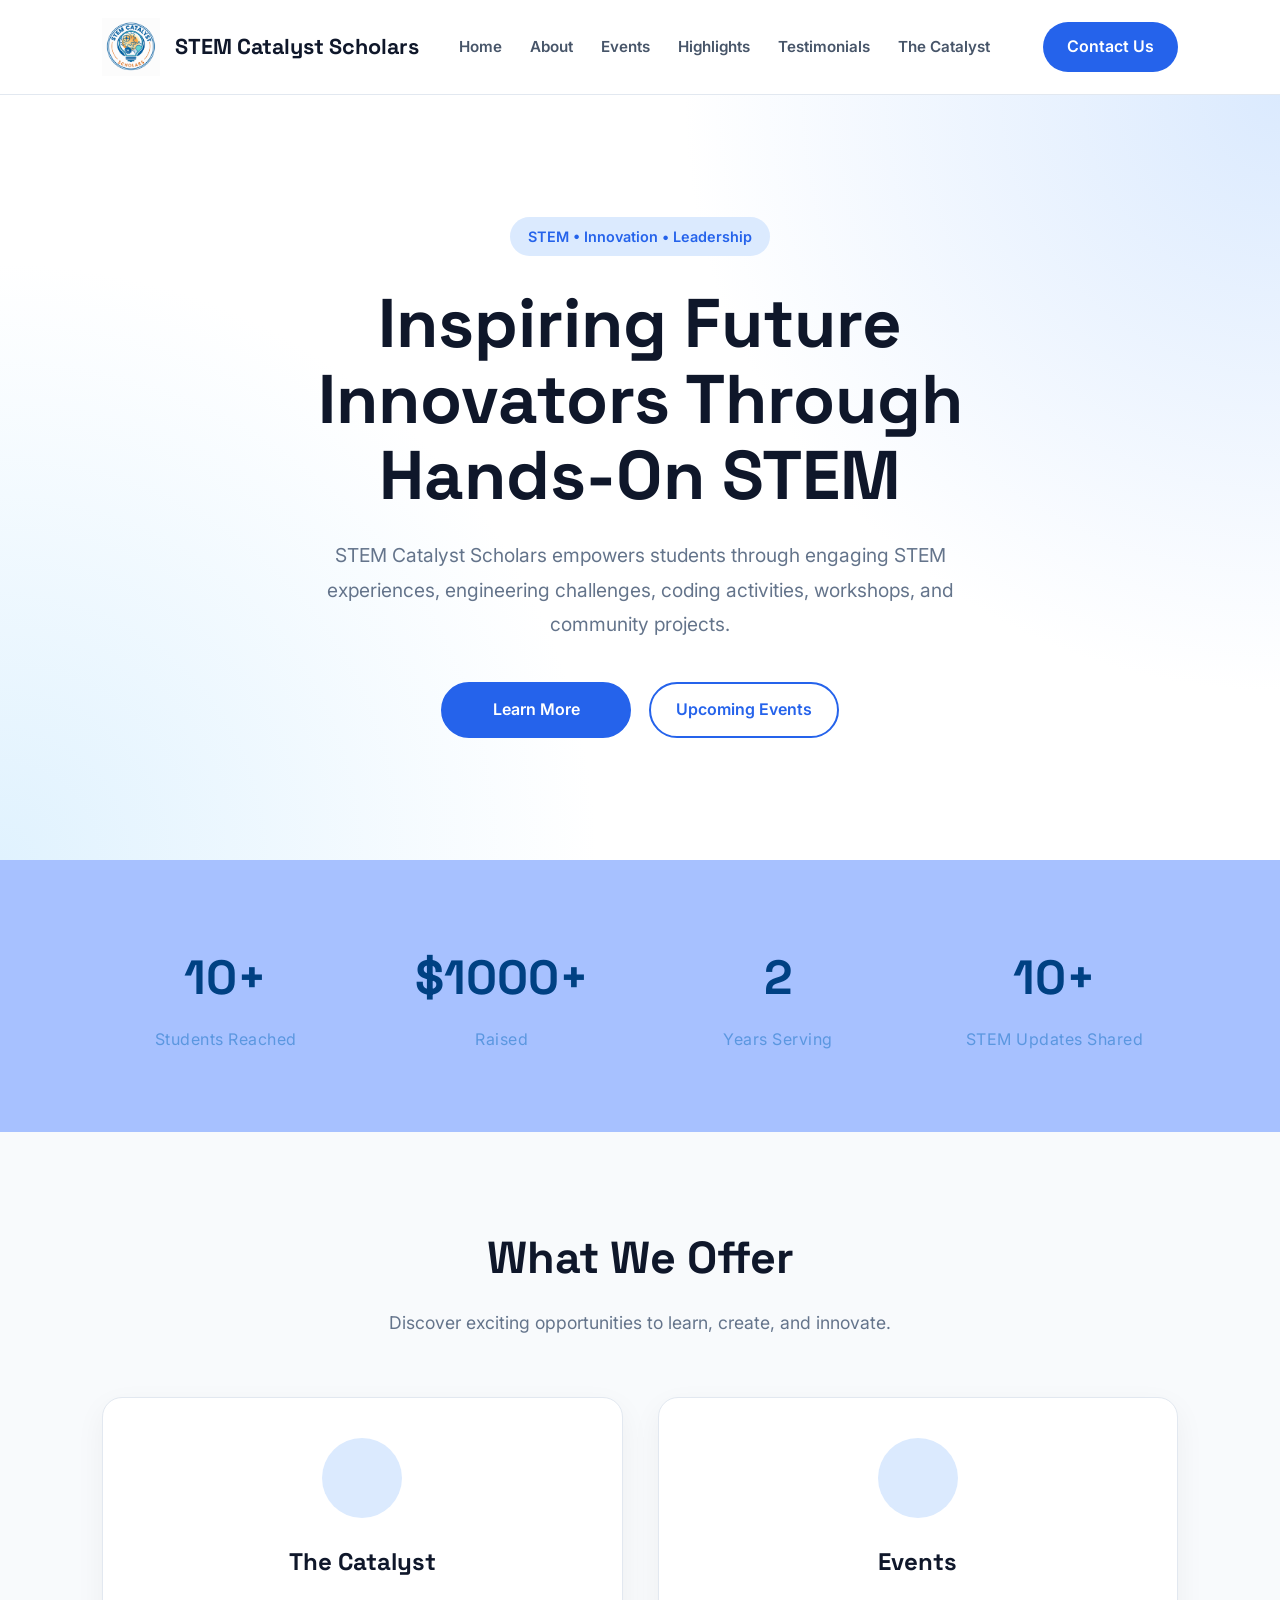
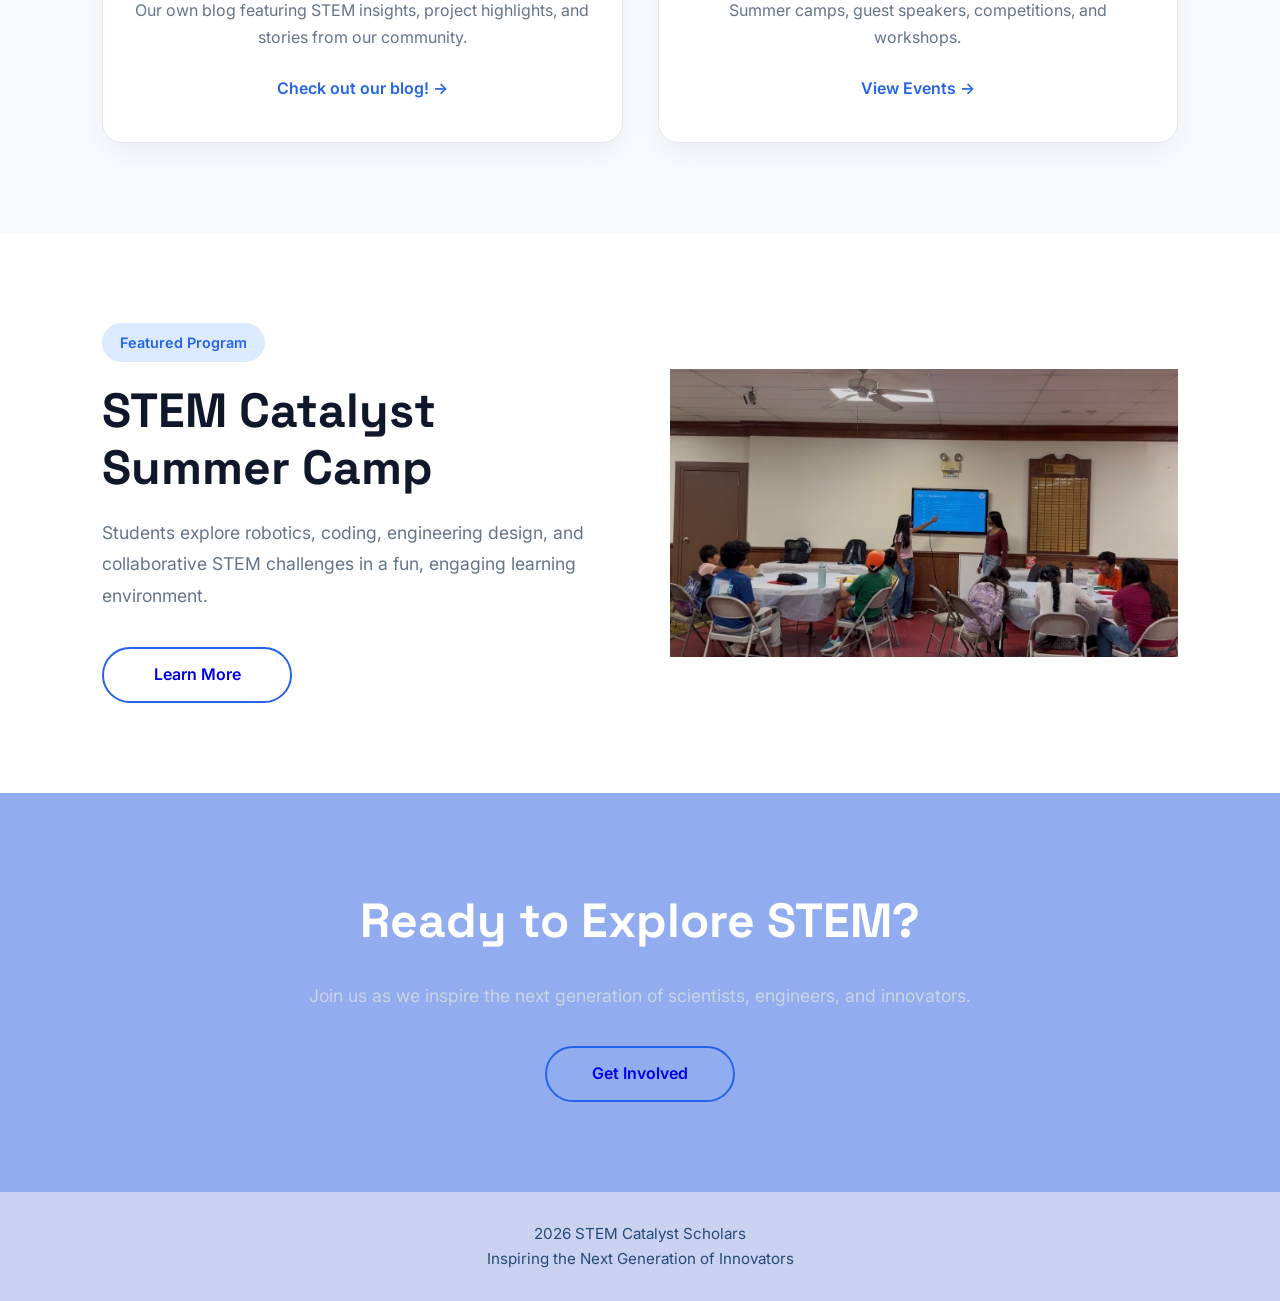
<file: index.html>
<!DOCTYPE html>
<html lang="en">
<head>
    <meta charset="UTF-8">
    <meta name="viewport" content="width=device-width, initial-scale=1.0">
    <meta http-equiv="refresh" content="0; url=stem_catalyst_pages/index.html">
    <title>STEM Catalyst Scholars</title>
</head>
<body>
    <p>
        Redirecting to STEM Catalyst Scholars...
        <a href="stem_catalyst_pages/index.html">Click here if you are not redirected.</a>
    </p>
</body>
</html>
</file>
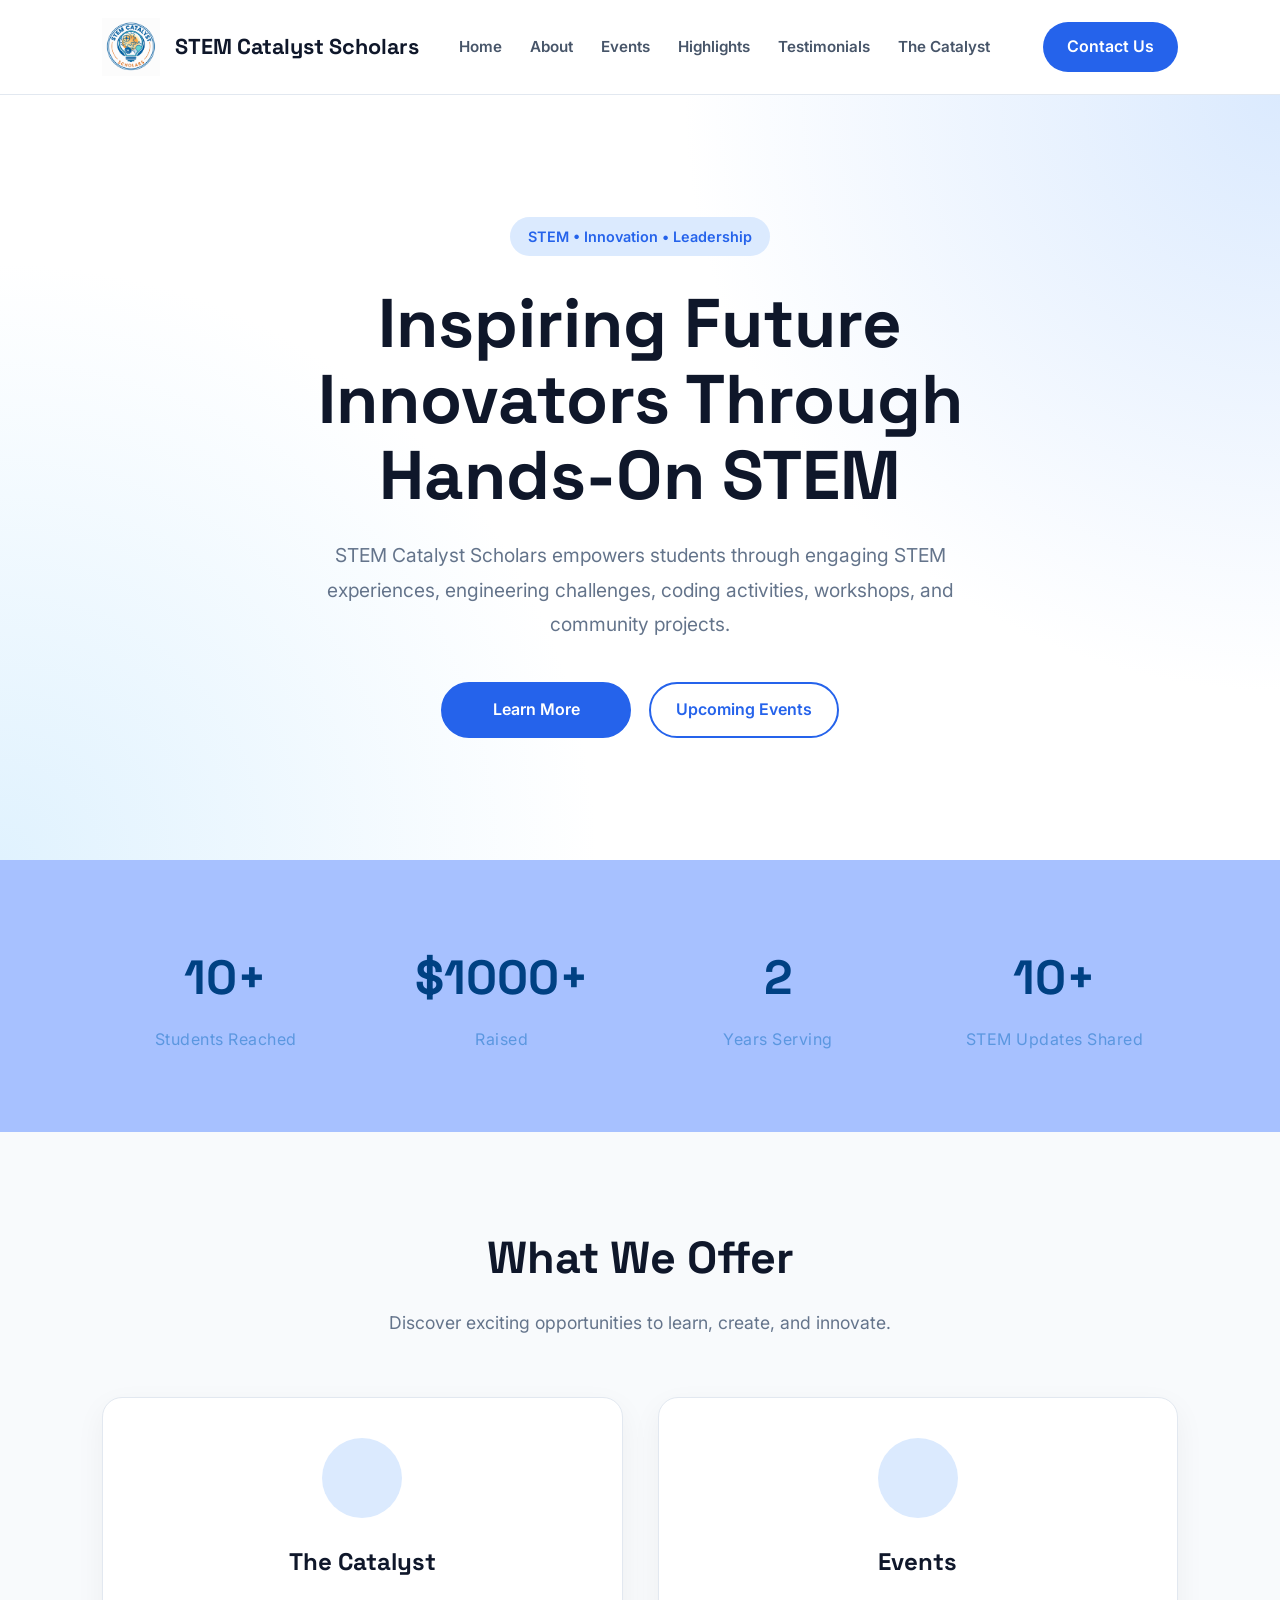
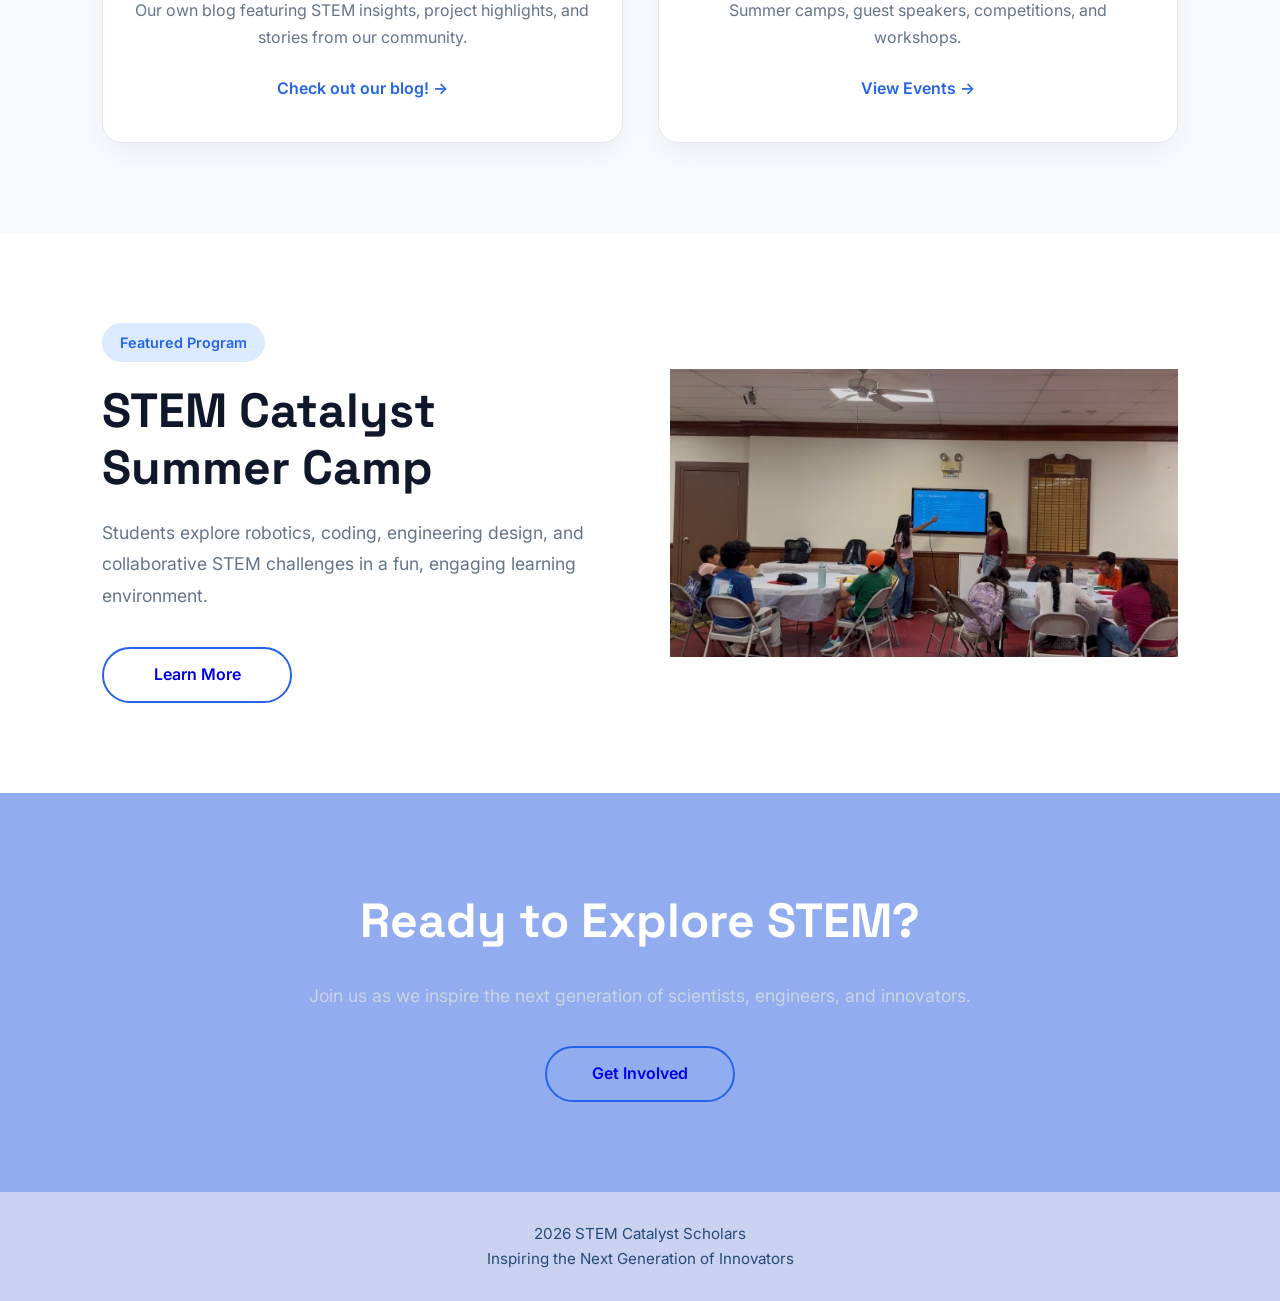
<file: stem_catalyst_pages/index.html>
<!DOCTYPE html>
<html lang="en">

<head>

    <meta charset="UTF-8">
    <meta name="viewport" content="width=device-width, initial-scale=1.0">

    <title>STEM Catalyst Scholars</title>

    <link href="https://fonts.googleapis.com/css2?family=Inter:wght@400;500;600;700&family=Space+Grotesk:wght@600;700&display=swap" rel="stylesheet">

    <link rel="stylesheet" href="../scs.css">

</head>

<body>

    <!-- ================= NAVBAR ================= -->

    <nav class="navbar">

        <div class="nav-left">

            <img src="../stem_catalyst_pictures/ChatGPT Image Aug 6, 2026, 08_53_56 AM.png"
                class="logo"
                alt="STEM Catalyst Logo">

            <div class="title">
                STEM Catalyst Scholars
            </div>

            <div class="nav-links">

                <a href="index.html">Home</a>
                <a href="STEM_Catalyst_about.html">About</a>
                <a href="STEM_Catalyst_events.html">Events</a>
                <a href="STEM_Catalyst_highlights.html">Highlights</a>
                <a href="STEM_Catalyst_testimonials.html">Testimonials</a>
                <a href="STEM_Catalyst-blog.html">The Catalyst</a>
            </div>

        </div>

        <a href="STEM_Catalyst_contact.html" class="contact-btn">
            Contact Us
        </a>

    </nav>



    <!-- ================= HERO ================= -->

    <section class="hero">

        <div class="hero-text">

            <p class="hero-tag">
                STEM • Innovation • Leadership
            </p>

            <h1>
                Inspiring Future Innovators Through Hands-On STEM
            </h1>

            <p class="hero-description">

                STEM Catalyst Scholars empowers students through
                engaging STEM experiences, engineering challenges,
                coding activities, workshops, and community projects.

            </p>

            <div class="hero-buttons">

                <a href="STEM_Catalyst_about.html" class="button">
                    Learn More
                </a>

                <a href="STEM_Catalyst_events.html" class="button secondary">
                    Upcoming Events
                </a>


            </div>

        </div>

    </section>



    <!-- ================= STATS ================= -->

    <section class="stats">

        <div class="stat">

            <h2>10+</h2>
            <p>Students Reached</p>

        </div>

        <div class="stat">

            <h2>$1000+</h2>
            <p>Raised</p>

        </div>

        <div class="stat">

            <h2>2</h2>
            <p>Years Serving</p>

        </div>

        <div class="stat">

            <h2>10+</h2>
            <p>STEM Updates Shared</p>

    </section>



    <!-- ================= WHAT WE OFFER ================= -->

    <section class="offer-section">

        <div class="section-heading">

            <h2>
                What We Offer
            </h2>

            <p>
                Discover exciting opportunities to learn, create,
                and innovate.
            </p>

        </div>


        <div class="cards">

           
            <div class="card">

                <div class="card-icon"></div>

                <h3>The Catalyst</h3>

                <p>
                    Our own blog featuring STEM insights, project highlights,
                    and stories from our community.
                </p>

                <a href="STEM_Catalyst-blog.html" class="card-link">
                    Check out our blog! →
                </a>

            </div>



            <div class="card">

                <div class="card-icon"></div>

                <h3>Events</h3>

                <p>
                    Summer camps, guest speakers,
                    competitions, and workshops.
                </p>

                <a href="STEM_Catalyst_events.html" class="card-link">
                    View Events →
                </a>

            </div>

        </div>

    </section>



    <!-- ================= FEATURED PROGRAM ================= -->

    <section class="featured">

        <div class="featured-text">

            <span class="featured-label">
                Featured Program
            </span>

            <h2>
                STEM Catalyst Summer Camp
            </h2>

            <p>

                Students explore robotics, coding,
                engineering design, and collaborative
                STEM challenges in a fun, engaging
                learning environment.

            </p>

            <a href="STEM_Catalyst_events.html" class="button">
                Learn More
            </a>

        </div>

        <div class="featured-image">

            <img src="../stem_catalyst_pictures/IMG_4700.JPEG" alt="Summer Camp Photos">

        </div>

    </section>



    <!-- ================= CALL TO ACTION ================= -->

    <section class="cta">

        <h2>
            Ready to Explore STEM?
        </h2>

        <p>

            Join us as we inspire the next generation
            of scientists, engineers, and innovators.

        </p>

        <a href="STEM_Catalyst_contact.html" class="button">
            Get Involved
        </a>

    </section>



    <!-- ================= FOOTER ================= -->

    <footer>

        <p>
            2026 STEM Catalyst Scholars
        </p>

        <p>
            Inspiring the Next Generation of Innovators
        </p>

    </footer>

</body>

</html>
</file>
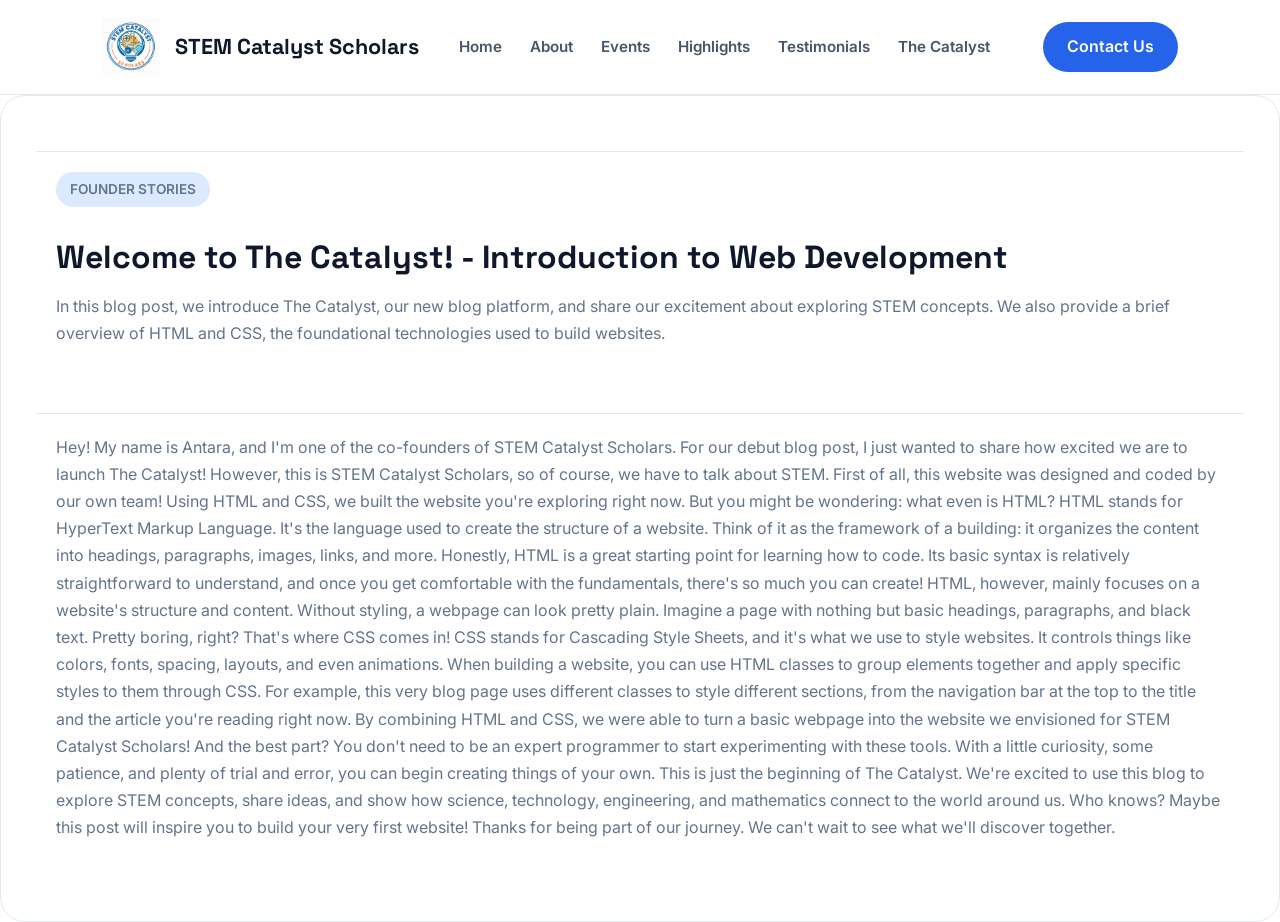
<file: stem_catalyst_blogs/scs_robotics.html>
<!DOCTYPE html>
<html lang="en">

<head>

<meta charset="UTF-8">
<meta name="viewport" content="width=device-width, initial-scale=1.0">

<title>About Us | STEM Catalyst Scholars</title>

<link href="https://fonts.googleapis.com/css2?family=Inter:wght@400;500;600;700&family=Space+Grotesk:wght@600;700&display=swap" rel="stylesheet">

<link rel="stylesheet" href="../scs.css">

</head>


<body>


<!-- =====================================================
     NAVBAR
===================================================== -->

<nav class="navbar">

    <div class="nav-left">

        <img
            src="../stem_catalyst_pictures/ChatGPT Image Aug 6, 2026, 08_53_56 AM.png"
            class="logo"
            alt="STEM Catalyst Logo"
        >

        <div class="title">
            STEM Catalyst Scholars
        </div>

        <div class="nav-links">

            <a href="../stem_catalyst_pages/index.html">Home</a>
            <a href="../stem_catalyst_pages/STEM_Catalyst_about.html">About</a>
            <a href="../stem_catalyst_pages/STEM_Catalyst_events.html">Events</a>
            <a href="../stem_catalyst_pages/STEM_Catalyst_highlights.html">Highlights</a>
            <a href="../stem_catalyst_pages/STEM_Catalyst_testimonials.html">Testimonials</a>
            <a href="../stem_catalyst_pages/STEM_Catalyst-blog.html">The Catalyst</a>

        </div>

    </div>

    <a href="../stem_catalyst_pages/STEM_Catalyst_contact.html" class="contact-btn">
        Contact Us
    </a>
</nav>

<article class="blog-card">
    <div class="blog-card-content">
        <p class="article-category">FOUNDER STORIES</p>
        <h2 class="article-title">Welcome to The Catalyst! - Introduction to Web Development</h2>
        <p class="article-summary">
            In this blog post, we introduce The Catalyst, our new blog platform, and share our excitement about exploring STEM concepts. We also provide a brief overview of HTML and CSS, the foundational technologies used to build websites.</p>
    </div>

    <section class="blog-card-content">
        <p>
    Hey! My name is Antara, and I'm one of the co-founders of STEM Catalyst Scholars. For our debut blog post, I just wanted to share how excited we are to launch The Catalyst!

However, this is STEM Catalyst Scholars, so of course, we have to talk about STEM.

First of all, this website was designed and coded by our own team! Using HTML and CSS, we built the website you're exploring right now. But you might be wondering: what even is HTML?

HTML stands for HyperText Markup Language. It's the language used to create the structure of a website. Think of it as the framework of a building: it organizes the content into headings, paragraphs, images, links, and more.

Honestly, HTML is a great starting point for learning how to code. Its basic syntax is relatively straightforward to understand, and once you get comfortable with the fundamentals, there's so much you can create!

HTML, however, mainly focuses on a website's structure and content. Without styling, a webpage can look pretty plain. Imagine a page with nothing but basic headings, paragraphs, and black text. Pretty boring, right?

That's where CSS comes in!

CSS stands for Cascading Style Sheets, and it's what we use to style websites. It controls things like colors, fonts, spacing, layouts, and even animations.

When building a website, you can use HTML classes to group elements together and apply specific styles to them through CSS. For example, this very blog page uses different classes to style different sections, from the navigation bar at the top to the title and the article you're reading right now.

By combining HTML and CSS, we were able to turn a basic webpage into the website we envisioned for STEM Catalyst Scholars!

And the best part? You don't need to be an expert programmer to start experimenting with these tools. With a little curiosity, some patience, and plenty of trial and error, you can begin creating things of your own.

This is just the beginning of The Catalyst. We're excited to use this blog to explore STEM concepts, share ideas, and show how science, technology, engineering, and mathematics connect to the world around us.

Who knows? Maybe this post will inspire you to build your very first website!

Thanks for being part of our journey. We can't wait to see what we'll discover together.        </p>
    </section>
</article>
</file>
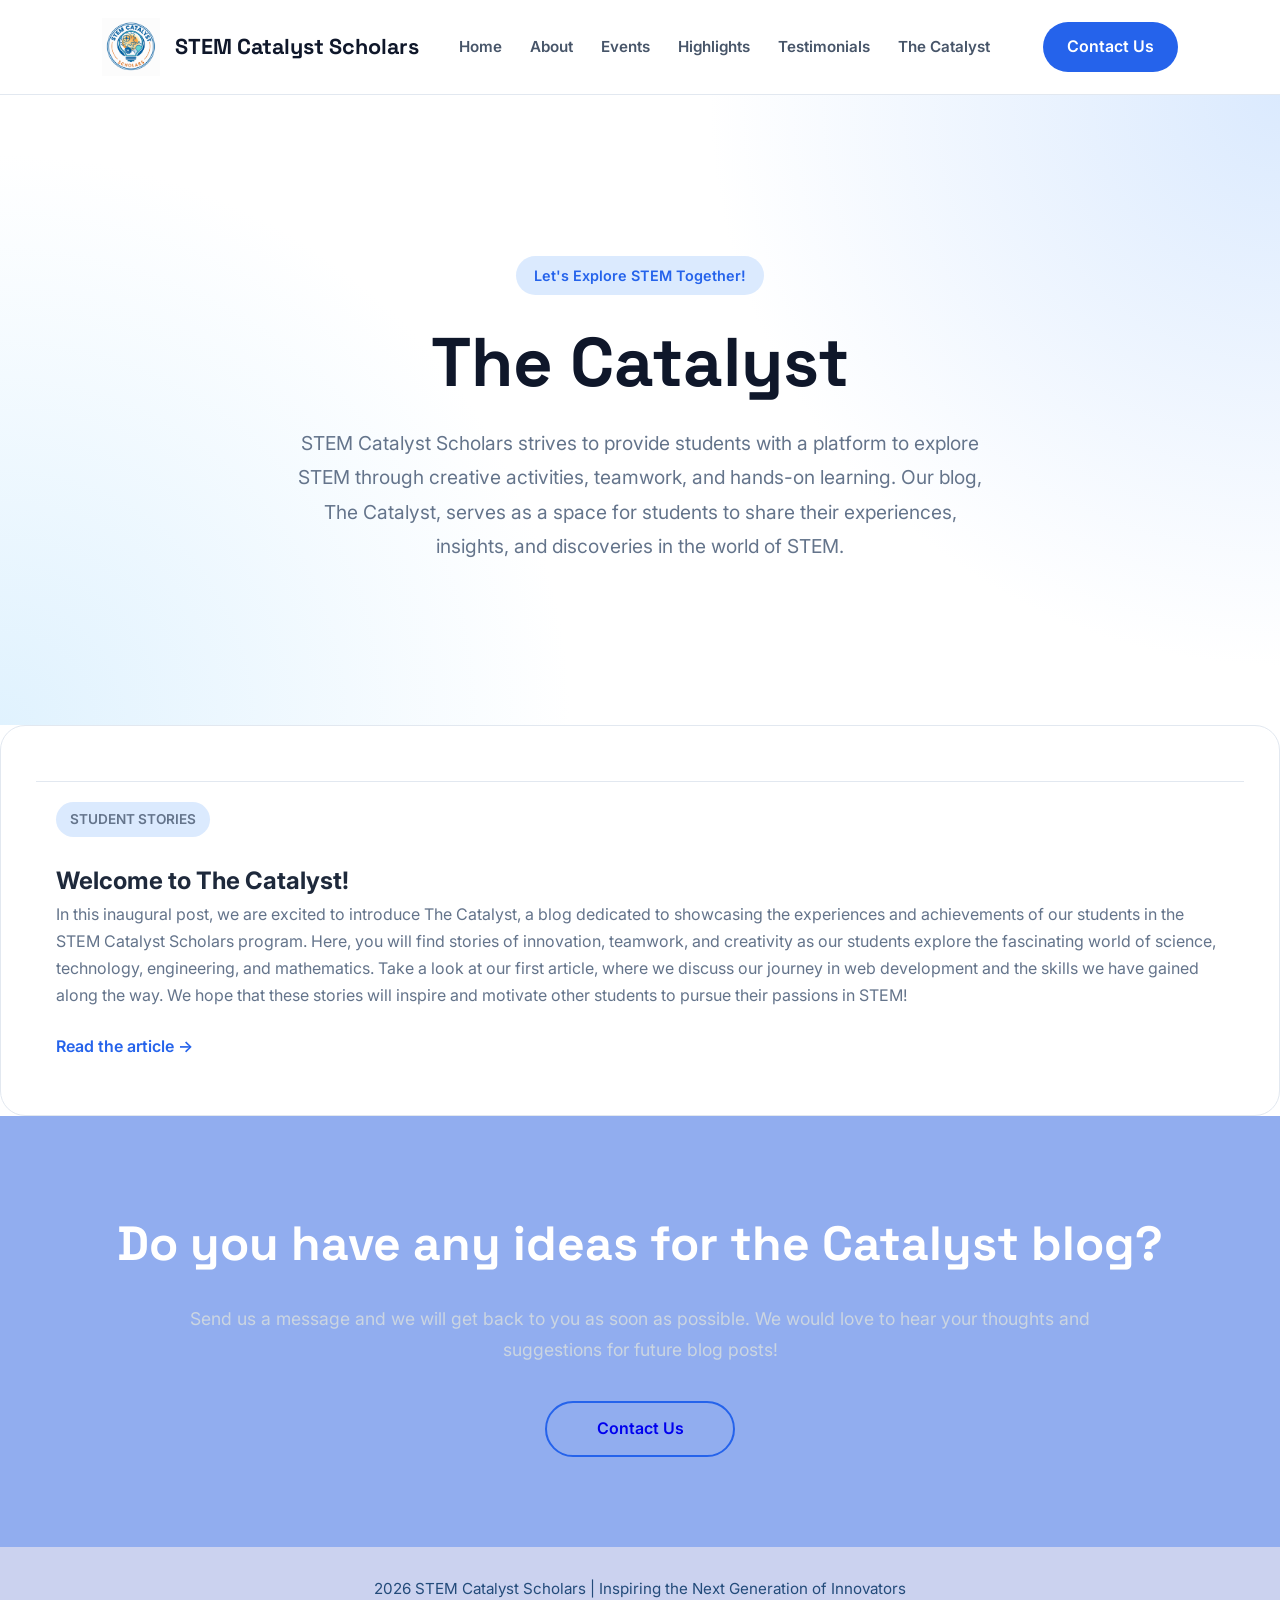
<file: stem_catalyst_pages/STEM_Catalyst-blog.html>
<!DOCTYPE html>
<html lang="en">

<head>

<meta charset="UTF-8">
<meta name="viewport" content="width=device-width, initial-scale=1.0">

<title>About Us | STEM Catalyst Scholars</title>

<link href="https://fonts.googleapis.com/css2?family=Inter:wght@400;500;600;700&family=Space+Grotesk:wght@600;700&display=swap" rel="stylesheet">

<link rel="stylesheet" href="../scs.css">

</head>


<body>


<!-- =====================================================
     NAVBAR
===================================================== -->

<nav class="navbar">

    <div class="nav-left">

        <img
            src="../stem_catalyst_pictures/ChatGPT Image Aug 6, 2026, 08_53_56 AM.png"
            class="logo"
            alt="STEM Catalyst Logo"
        >

        <div class="title">
            STEM Catalyst Scholars
        </div>

        <div class="nav-links">

            <a href="index.html">Home</a>
            <a href="STEM_Catalyst_about.html">About</a>
            <a href="STEM_Catalyst_events.html">Events</a>
            <a href="STEM_Catalyst_highlights.html">Highlights</a>
            <a href="STEM_Catalyst_testimonials.html">Testimonials</a>
            <a href="STEM_Catalyst-blog.html">The Catalyst</a>

        </div>

    </div>


    <a href="STEM_Catalyst_contact.html" class="contact-btn">
        Contact Us
    </a>

</nav>

<section class="about-hero">

    <div class="about-hero-text">

        <p class="hero-tag">
            Let's Explore STEM Together!
        </p>

        <h1>
            The Catalyst
        </h1>

        <p>
            STEM Catalyst Scholars strives to provide students with a platform to explore STEM through creative activities, teamwork, and hands-on learning. Our blog, The Catalyst, serves as a space for students to share their experiences, insights, and discoveries in the world of STEM.
        </p>

    </div>

</section>


<article class="blog-card">
    
    <div class="blog-card-content">
        <p class="article-category">STUDENT STORIES</p>

        <h2>Welcome to The Catalyst!</h2>

        <p>
            In this inaugural post, we are excited to introduce The Catalyst, a blog dedicated to showcasing the experiences and achievements of our students in the STEM Catalyst Scholars program. Here, you will find stories of innovation, teamwork, and creativity as our students explore the fascinating world of science, technology, engineering, and mathematics.
            Take a look at our first article, where we discuss our journey in web development and the skills we have gained along the way. We hope that these stories will inspire and motivate other students to pursue their passions in STEM!
        </p>

        <a href="../stem_catalyst_blogs/scs_robotics.html" class="read-article-link">
            Read the article →
        </a>
    </div>

</article>



<section class="cta">


<h2>
Do you have any ideas for the Catalyst blog?
</h2>


<p>
Send us a message and we will get back to you as soon as possible. We would love to hear your thoughts and suggestions for future blog posts!
</p>


<a href="STEM_Catalyst_contact.html" class="button">
Contact Us
</a>


</section>







<footer>

2026 STEM Catalyst Scholars |
Inspiring the Next Generation of Innovators

</footer>



</body>

</html>
</file>
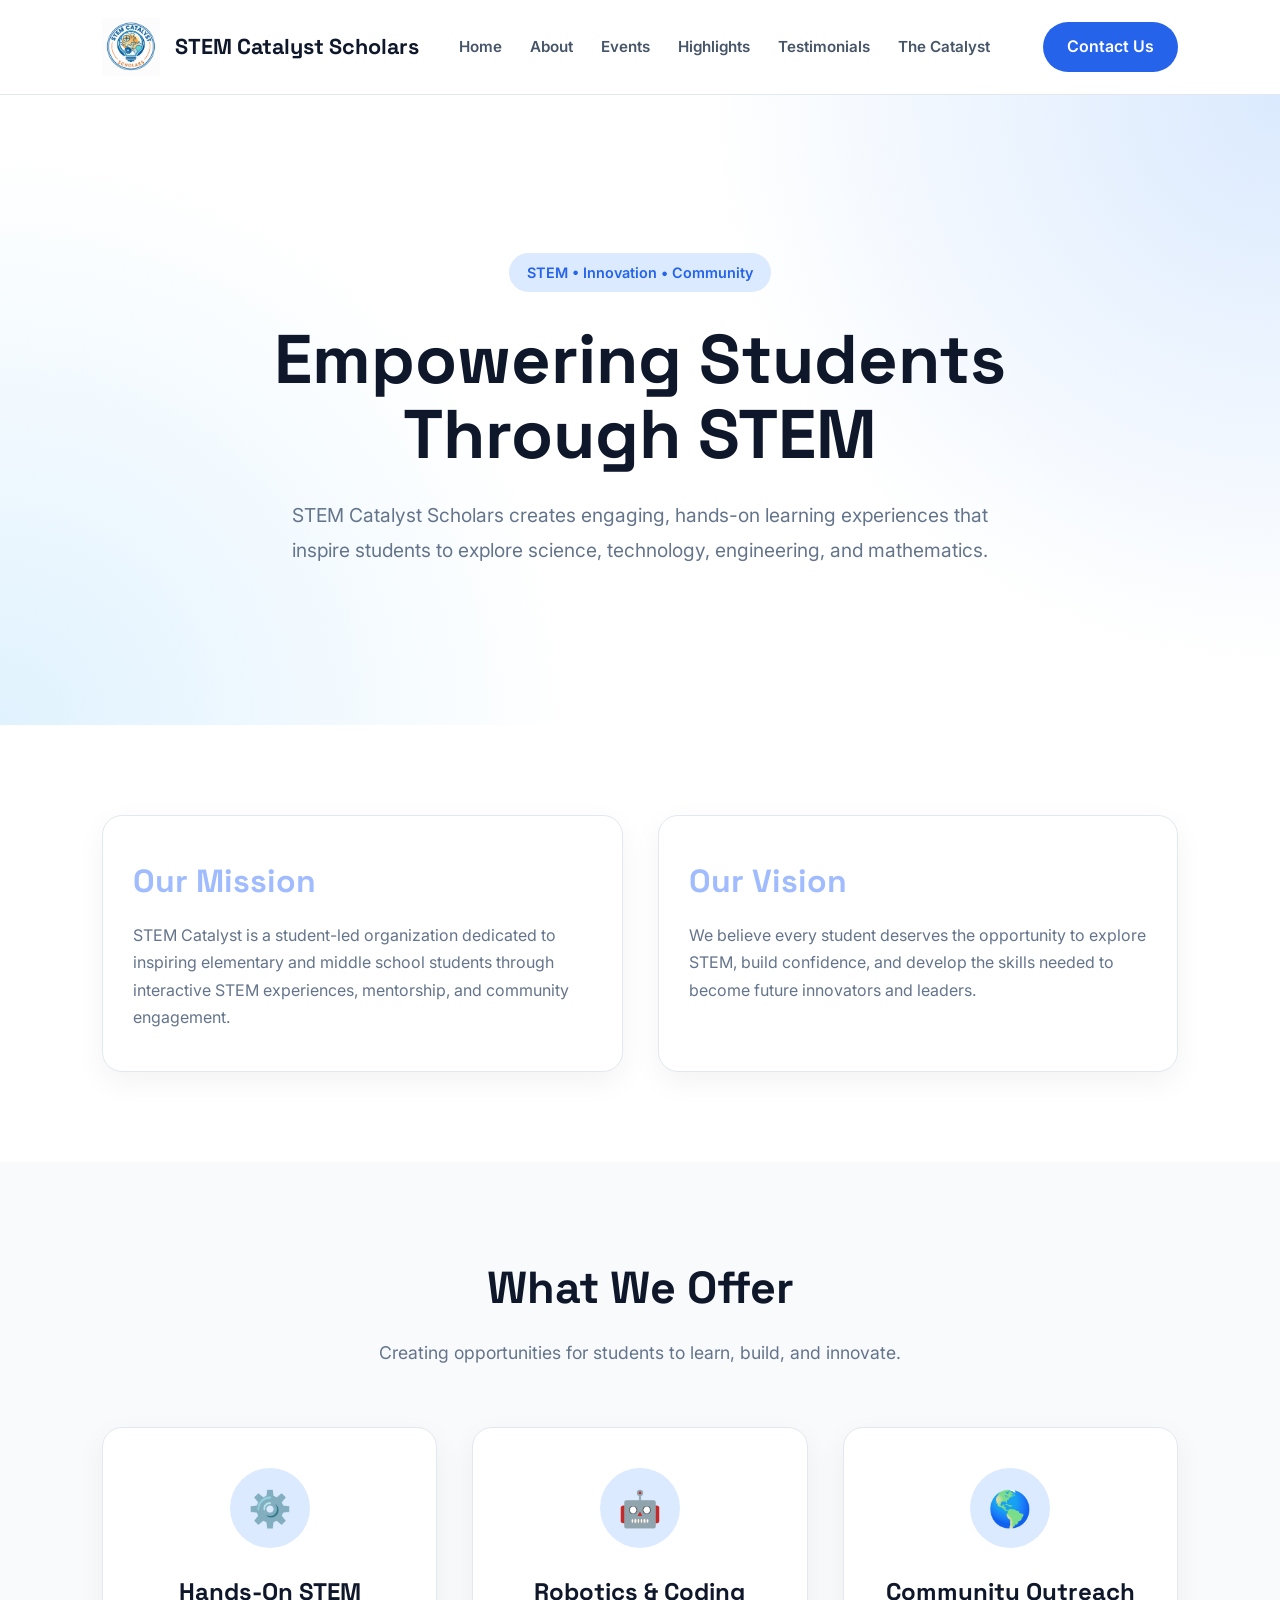
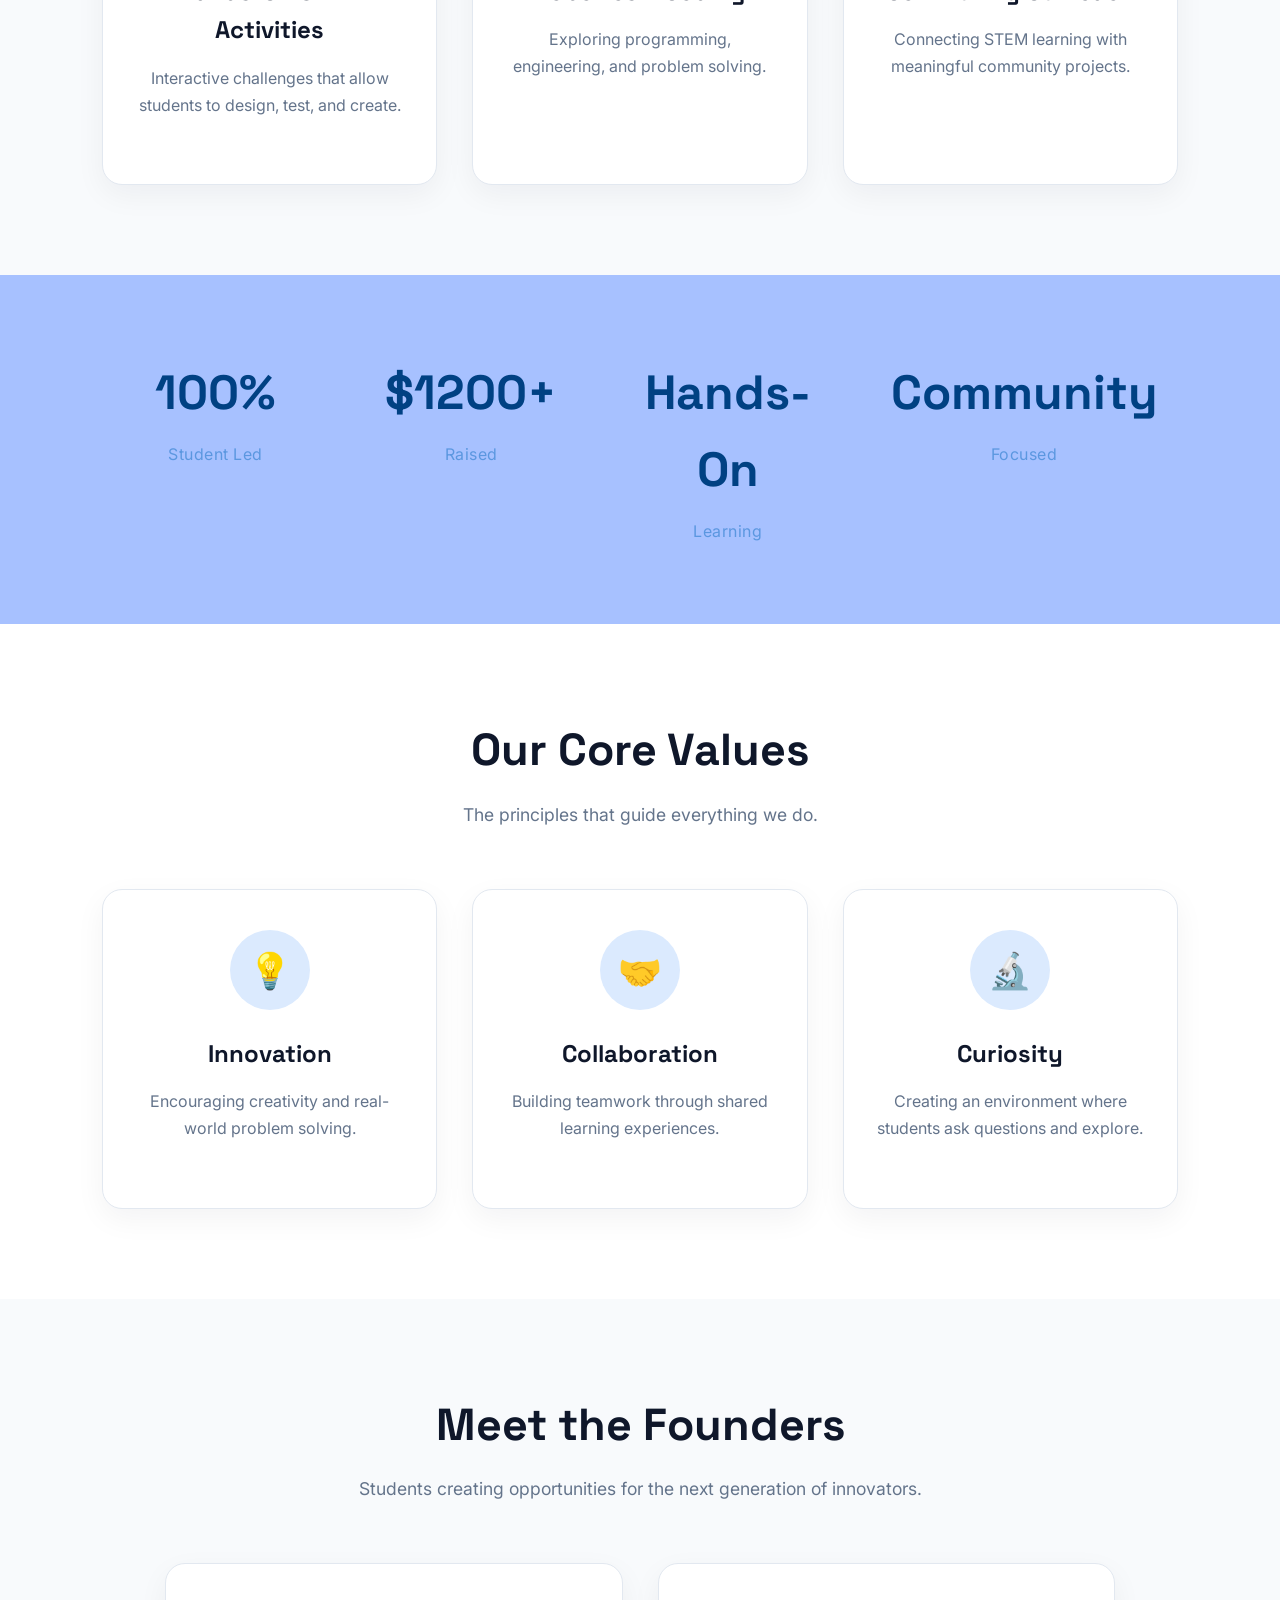
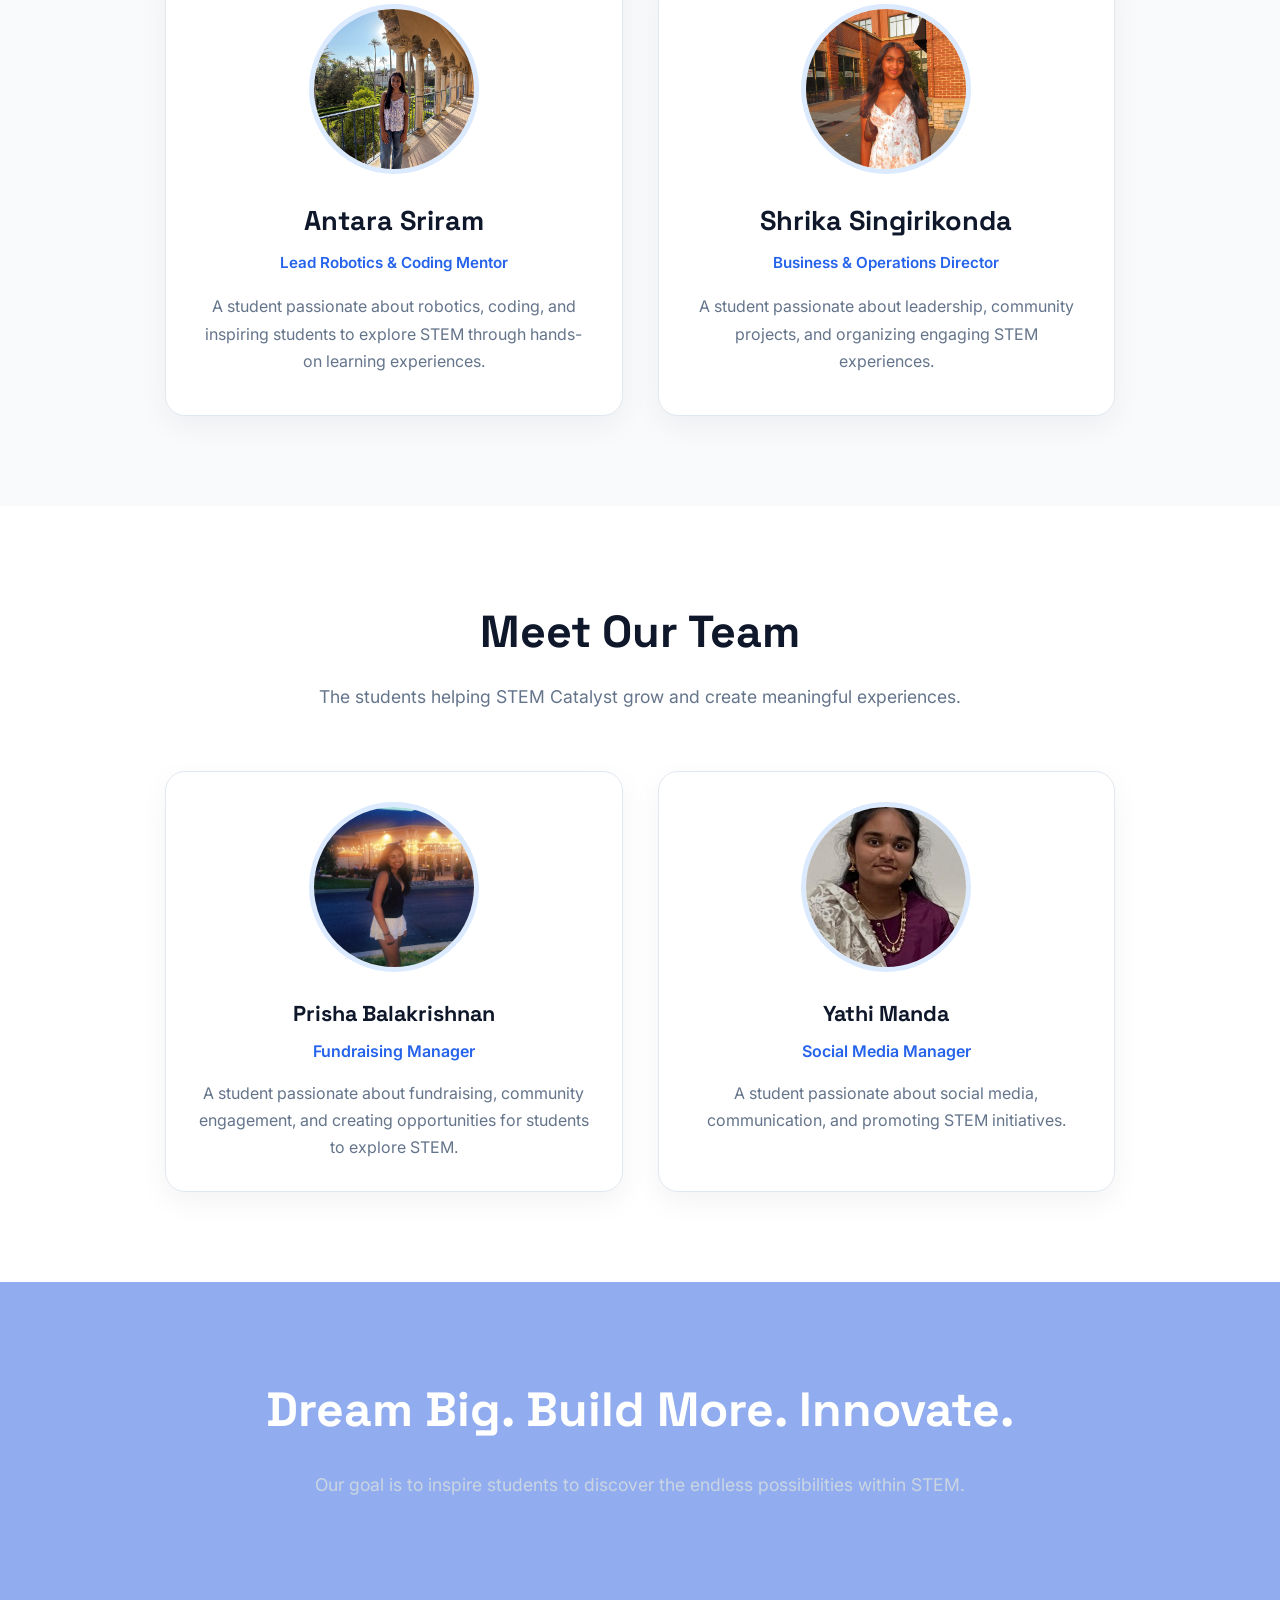
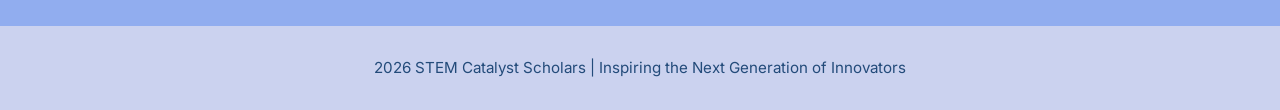
<file: stem_catalyst_pages/STEM_Catalyst_about.html>
<!DOCTYPE html>
<html lang="en">

<head>

<meta charset="UTF-8">
<meta name="viewport" content="width=device-width, initial-scale=1.0">

<title>About Us | STEM Catalyst Scholars</title>

<link href="https://fonts.googleapis.com/css2?family=Inter:wght@400;500;600;700&family=Space+Grotesk:wght@600;700&display=swap" rel="stylesheet">

<link rel="stylesheet" href="../scs.css">

</head>


<body>


<!-- =====================================================
     NAVBAR
===================================================== -->

<nav class="navbar">

    <div class="nav-left">

        <img
            src="../stem_catalyst_pictures/ChatGPT Image Aug 6, 2026, 08_53_56 AM.png"
            class="logo"
            alt="STEM Catalyst Logo"
        >

        <div class="title">
            STEM Catalyst Scholars
        </div>

        <div class="nav-links">

            <a href="index.html">Home</a>
            <a href="STEM_Catalyst_about.html">About</a>
            <a href="STEM_Catalyst_events.html">Events</a>
            <a href="STEM_Catalyst_highlights.html">Highlights</a>
            <a href="STEM_Catalyst_testimonials.html">Testimonials</a>
            <a href="STEM_Catalyst-blog.html">The Catalyst</a>

        </div>

    </div>


    <a href="STEM_Catalyst_contact.html" class="contact-btn">
        Contact Us
    </a>

</nav>



<!-- =====================================================
     ABOUT HERO
===================================================== -->

<section class="about-hero">

    <div class="about-hero-text">

        <p class="hero-tag">
            STEM • Innovation • Community
        </p>

        <h1>
            Empowering Students Through STEM
        </h1>

        <p>
            STEM Catalyst Scholars creates engaging,
            hands-on learning experiences that inspire
            students to explore science, technology,
            engineering, and mathematics.
        </p>

    </div>

</section>



<!-- =====================================================
     MISSION + VISION
===================================================== -->

<section class="mission-section">

    <div class="mission-card">

        <h2>
            Our Mission
        </h2>

        <p>
            STEM Catalyst is a student-led organization
            dedicated to inspiring elementary and middle
            school students through interactive STEM
            experiences, mentorship, and community
            engagement.
        </p>

    </div>


    <div class="mission-card">

        <h2>
            Our Vision
        </h2>

        <p>
            We believe every student deserves the
            opportunity to explore STEM, build confidence,
            and develop the skills needed to become
            future innovators and leaders.
        </p>

    </div>

</section>



<!-- =====================================================
     WHAT WE OFFER
===================================================== -->

<section class="offer-section">

    <div class="section-heading">

        <h2>
            What We Offer
        </h2>

        <p>
            Creating opportunities for students to learn,
            build, and innovate.
        </p>

    </div>


    <div class="cards">

        <div class="card">

            <div class="card-icon">
                ⚙️
            </div>

            <h3>
                Hands-On STEM Activities
            </h3>

            <p>
                Interactive challenges that allow students
                to design, test, and create.
            </p>

        </div>


        <div class="card">

            <div class="card-icon">
                🤖
            </div>

            <h3>
                Robotics & Coding
            </h3>

            <p>
                Exploring programming, engineering,
                and problem solving.
            </p>

        </div>


        <div class="card">

            <div class="card-icon">
                🌎
            </div>

            <h3>
                Community Outreach
            </h3>

            <p>
                Connecting STEM learning with meaningful
                community projects.
            </p>

        </div>

    </div>

</section>



<!-- =====================================================
     IMPACT
===================================================== -->

<section class="stats">

    <div class="stat">

        <h2>
            100%
        </h2>

        <p>
            Student Led
        </p>

    </div>


    <div class="stat">

        <h2>
            $1200+
        </h2>

        <p>
            Raised
        </p>

    </div>


    <div class="stat">

        <h2>
            Hands-On
        </h2>

        <p>
            Learning
        </p>

    </div>


    <div class="stat">

        <h2>
            Community
        </h2>

        <p>
            Focused
        </p>

    </div>

</section>



<!-- =====================================================
     VALUES
===================================================== -->

<section class="values-section">

    <div class="section-heading">

        <h2>
            Our Core Values
        </h2>

        <p>
            The principles that guide everything we do.
        </p>

    </div>


    <div class="cards">

        <div class="card">

            <div class="card-icon">
                💡
            </div>

            <h3>
                Innovation
            </h3>

            <p>
                Encouraging creativity and real-world
                problem solving.
            </p>

        </div>


        <div class="card">

            <div class="card-icon">
                🤝
            </div>

            <h3>
                Collaboration
            </h3>

            <p>
                Building teamwork through shared
                learning experiences.
            </p>

        </div>


        <div class="card">

            <div class="card-icon">
                🔬
            </div>

            <h3>
                Curiosity
            </h3>

            <p>
                Creating an environment where students
                ask questions and explore.
            </p>

        </div>

    </div>

</section>



<!-- =====================================================
     FOUNDERS
===================================================== -->

<section class="founders">

    <div class="section-heading">

        <h2>
            Meet the Founders
        </h2>

        <p>
            Students creating opportunities for the next
            generation of innovators.
        </p>

    </div>


    <div class="founder-container">


        <!-- ANTARA -->

        <div class="founder">

            <img
                src="../stem_catalyst_pictures/IMG_6124 (1).jpeg"
                class="founder-img"
                alt="Antara Sriram"
            >

            <h2>
                Antara Sriram
            </h2>

            <h4>
                Lead Robotics & Coding Mentor
            </h4>

            <p>
                A student passionate about robotics,
                coding, and inspiring students to explore
                STEM through hands-on learning experiences.
            </p>

        </div>


        <!-- SHRIKA -->

        <div class="founder">

            <img
                src="../stem_catalyst_pictures/Snapchat-1097747156 (1).JPG"
                class="founder-img"
                alt="Shrika Singirikonda"
            >

            <h2>
                Shrika Singirikonda
            </h2>

            <h4>
                Business & Operations Director
            </h4>

            <p>
                A student passionate about leadership,
                community projects, and organizing
                engaging STEM experiences.
            </p>

        </div>


    </div>

</section>



<!-- =====================================================
     TEAM
===================================================== -->

<section class="team">

    <div class="section-heading">

        <h2>
            Meet Our Team
        </h2>

        <p>
            The students helping STEM Catalyst grow
            and create meaningful experiences.
        </p>

    </div>


    <div class="team-grid">


        <!-- PRISHA -->

   <div class="team-member">

    <img
        src="../stem_catalyst_pictures/IMG_1049.jpeg"
        alt="Prisha Balakrishnan"
    >

    <h2>
        Prisha Balakrishnan
    </h2>

    <p class="team-role">
        Fundraising Manager
    </p>

    <p class="team-description">
        A student passionate about fundraising,
        community engagement, and creating
        opportunities for students to explore STEM.
    </p>

</div>


        <!-- TEAM MEMBER 2 -->

        <div class="team-member">

            <img
                src="../stem_catalyst_pictures/yathi_pic.jpg"
                alt="Yathi Manda"
            >

            <h2>
                Yathi Manda
            </h2>

            <p class="team-role">
                Social Media Manager
            </p>

            <p class="team-description">
                A student passionate about social media,
                communication, and promoting STEM initiatives.
            </p>

        </div>


    </div>

</section>



<!-- =====================================================
     CTA
===================================================== -->

<section class="cta">

    <h2>
        Dream Big. Build More. Innovate.
    </h2>

    <p>
        Our goal is to inspire students to discover
        the endless possibilities within STEM.
    </p>

</section>



<!-- =====================================================
     FOOTER
===================================================== -->

<footer>

    2026 STEM Catalyst Scholars |
    Inspiring the Next Generation of Innovators

</footer>


</body>

</html>
</file>
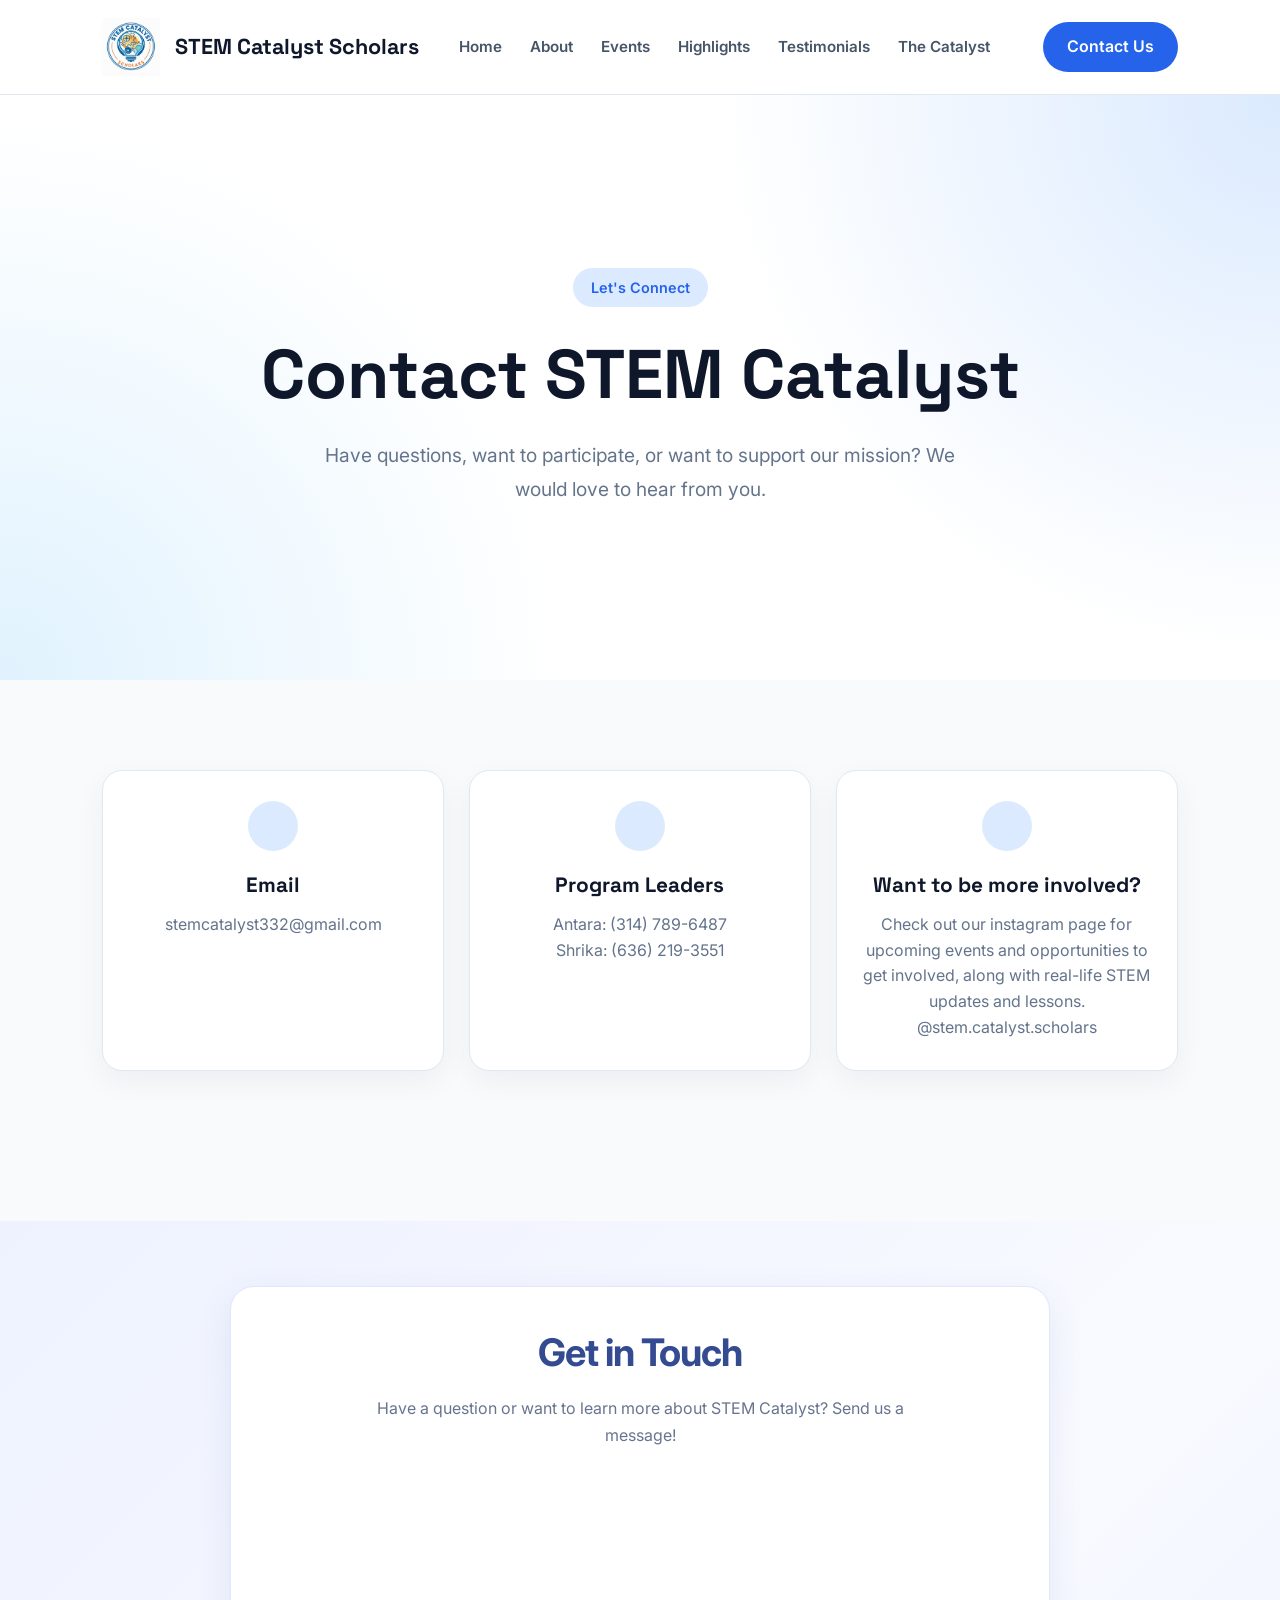
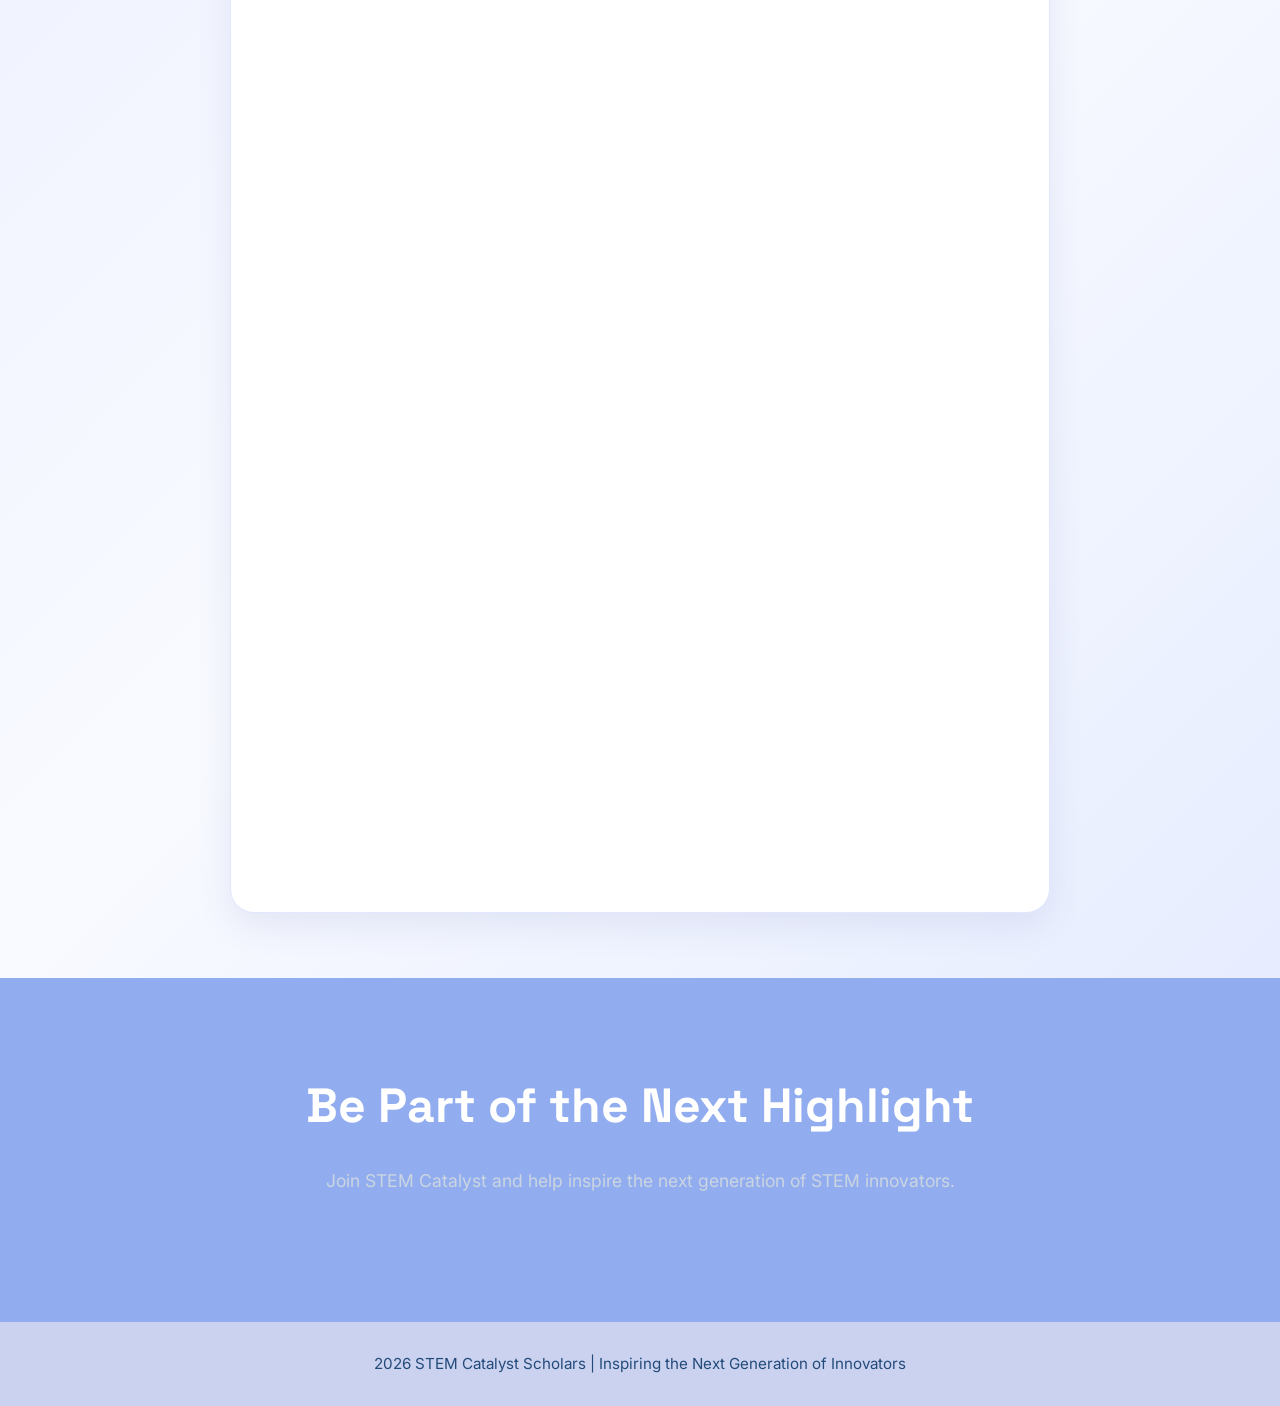
<file: stem_catalyst_pages/STEM_Catalyst_contact.html>
<!DOCTYPE html>
<html lang="en">

<head>

    <meta charset="UTF-8">
    <meta name="viewport" content="width=device-width, initial-scale=1.0">

    <title>Contact | STEM Catalyst Scholars</title>

    <link
        href="https://fonts.googleapis.com/css2?family=Inter:wght@400;500;600;700&family=Space+Grotesk:wght@600;700&display=swap"
        rel="stylesheet"
    >

    <link rel="stylesheet" href="../scs.css">

</head>


<body>


<!-- =====================================================
     NAVBAR
===================================================== -->

<nav class="navbar">

    <div class="nav-left">

        <img
            src="../stem_catalyst_pictures/ChatGPT Image Aug 6, 2026, 08_53_56 AM.png"
            class="logo"
            alt="STEM Catalyst Logo"
        >

        <div class="title">
            STEM Catalyst Scholars
        </div>

        <div class="nav-links">

            <a href="index.html">Home</a>

            <a href="STEM_Catalyst_about.html">About</a>

            <a href="STEM_Catalyst_events.html">Events</a>

            <a href="STEM_Catalyst_highlights.html">Highlights</a>

            <a href="STEM_Catalyst_testimonials.html">Testimonials</a>

            <a href="STEM_Catalyst-blog.html">The Catalyst</a>

        </div>

    </div>


    <a
        href="STEM_Catalyst_contact.html"
        class="contact-btn"
    >
        Contact Us
    </a>

</nav>



<!-- =====================================================
     CONTACT HERO
===================================================== -->

<section class="contact-hero">

    <div class="contact-hero-text">

        <p class="hero-tag">
            Let's Connect
        </p>

        <h1>
            Contact STEM Catalyst
        </h1>

        <p>
            Have questions, want to participate, or want to
            support our mission? We would love to hear from you.
        </p>

    </div>

</section>



<!-- =====================================================
     CONTACT CONTENT
===================================================== -->

<section class="contact-section">


    <!-- CONTACT INFORMATION -->

    <div class="contact-info">


        <!-- EMAIL -->

        <div class="contact-card">

            <div class="contact-icon">
            </div>

            <h3>
                Email
            </h3>

            <p>
                stemcatalyst332@gmail.com
            </p>

        </div>


        <!-- PROGRAM LEADERS -->

        <div class="contact-card">

            <div class="contact-icon">
            </div>

            <h3>
                Program Leaders
            </h3>

            <p>
                Antara: (314) 789-6487
                <br>
                Shrika: (636) 219-3551
            </p>

        </div>


        <!-- GET INVOLVED -->

        <div class="contact-card">

            <div class="contact-icon">
            </div>

            <h3>
                Want to be more involved?
            </h3>

            <p>
               Check out our instagram page for upcoming events and opportunities to get involved, along with real-life STEM updates and lessons.
                 @stem.catalyst.scholars
            </p>

        </div>


    </div>

</section>
    
<section class="contact-form-section">
    <div class="contact-form-container">

        <h2>Get in Touch</h2>
        <p>
            Have a question or want to learn more about
            STEM Catalyst? Send us a message!
        </p>

        <iframe
            src="https://forms.gle/6Ws7G7iyDmXz6vXbA"
            width="100%"
            height="1000"
            frameborder="0"
            marginheight="0"
            marginwidth="0"
            title="STEM Catalyst Contact Form">
            Loading…
        </iframe>

    </div>
</section>


<section class="cta">
    <h2>
        Be Part of the Next Highlight
    </h2>

    <p>
        Join STEM Catalyst and help inspire the next
        generation of STEM innovators.
    </p>

</section>





<footer>

2026 STEM Catalyst Scholars |
Inspiring the Next Generation of Innovators

</footer>


</body>

</html>
</file>
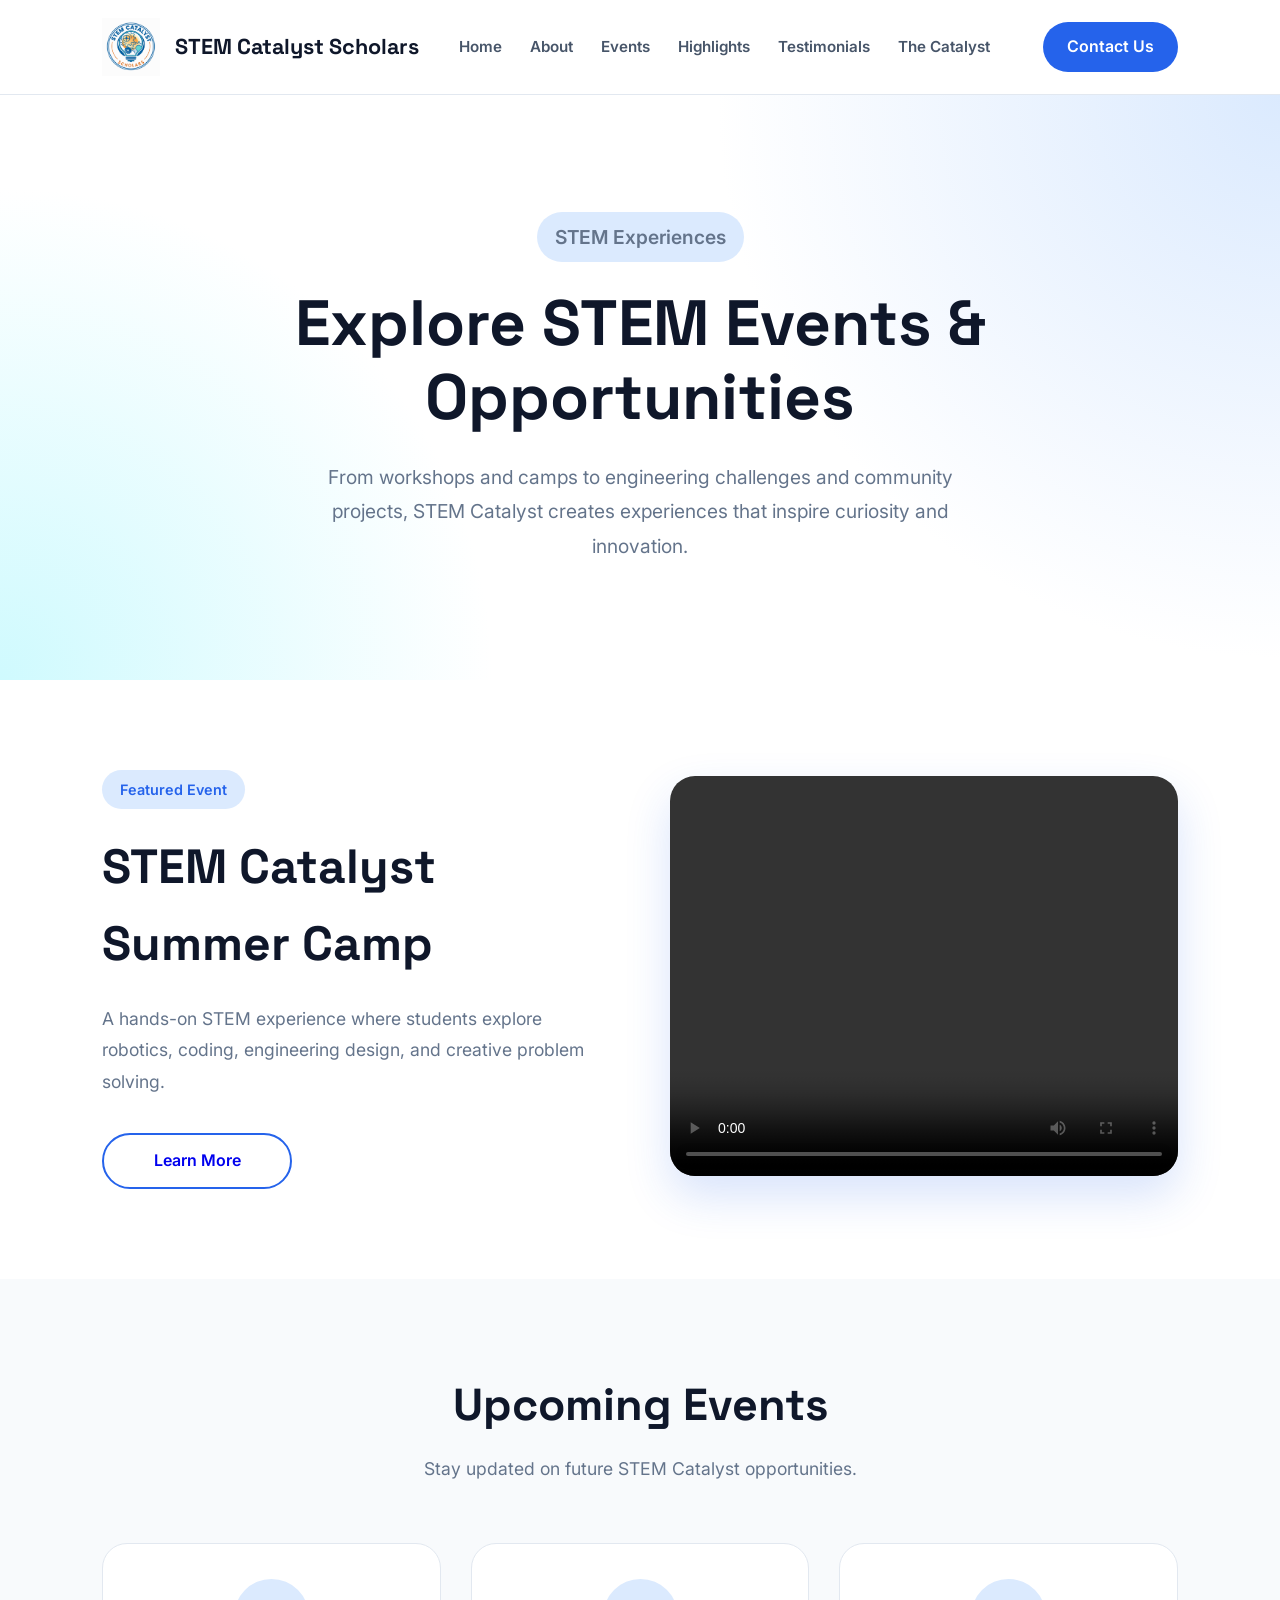
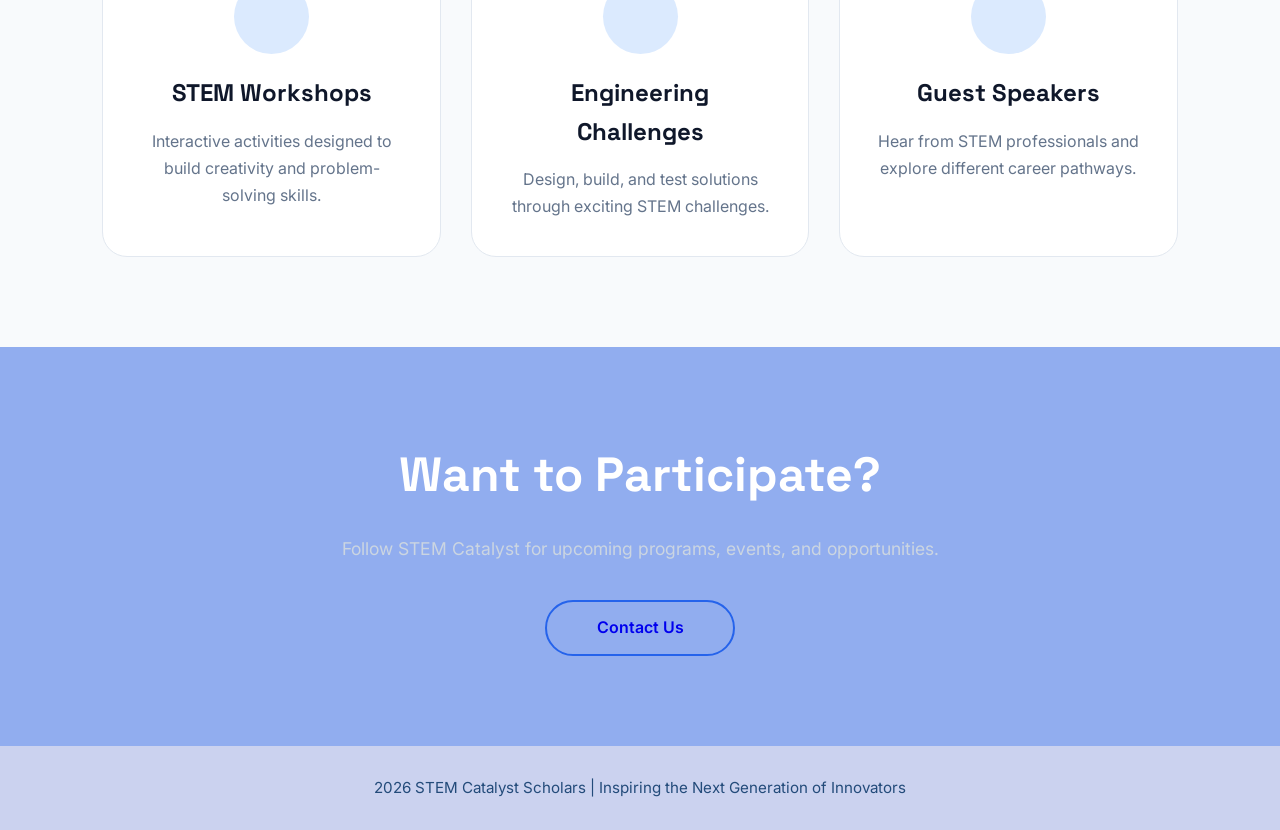
<file: stem_catalyst_pages/STEM_Catalyst_events.html>
<!DOCTYPE html>
<html lang="en">

<head>

<meta charset="UTF-8">
<meta name="viewport" content="width=device-width, initial-scale=1.0">

<title>Events | STEM Catalyst Scholars</title>

<link href="https://fonts.googleapis.com/css2?family=Inter:wght@400;500;600;700&family=Space+Grotesk:wght@600;700&display=swap" rel="stylesheet">

<link rel="stylesheet" href="../scs.css">

</head>


<body>


<!-- NAVBAR -->

<nav class="navbar">

    <div class="nav-left">

        <img src="../stem_catalyst_pictures/ChatGPT Image Aug 6, 2026, 08_53_56 AM.png"
            class="logo"
            alt="STEM Catalyst Logo">



        <div class="title">
            STEM Catalyst Scholars
        </div>


        <div class="nav-links">

            <a href="index.html">Home</a>

            <a href="STEM_Catalyst_about.html">About</a>

            <a href="STEM_Catalyst_events.html">Events</a>

            <a href="STEM_Catalyst_highlights.html">Highlights</a>

            <a href="STEM_Catalyst_testimonials.html">Testimonials</a>

            <a href="STEM_Catalyst-blog.html">The Catalyst</a>

        </div>

    </div>


    <a href="STEM_Catalyst_contact.html" class="contact-btn">
        Contact Us
    </a>


</nav>





<!-- EVENTS HERO -->

<section class="events-hero">


    <div class="events-hero-text">


        <p class="hero-tag">
             STEM Experiences
        </p>


        <h1>
            Explore STEM Events & Opportunities
        </h1>


        <p>
            From workshops and camps to engineering challenges
            and community projects, STEM Catalyst creates
            experiences that inspire curiosity and innovation.
        </p>


    </div>


</section>





<!-- FEATURED EVENT -->

<section class="featured-event">


    <div class="featured-event-text">


        <span class="featured-label">
            Featured Event
        </span>


        <h2>
            STEM Catalyst Summer Camp
        </h2>


        <p>
            A hands-on STEM experience where students explore
            robotics, coding, engineering design, and creative
            problem solving.
        </p>


        <a href="STEM_Catalyst_contact.html" class="button">
            Learn More
        </a>


    </div>



   <div class="event-video">

    <video width="1000" height="400" controls src="../stem_catalyst_pictures/STEM Catalyst Program 2026 (2).mp4"
         alt="Summer Camp Pictures">
    </video>

    </div>


</section>






<!-- UPCOMING EVENTS -->

<section class="events-section">


    <div class="section-heading">


        <h2>
            Upcoming Events
        </h2>


        <p>
            Stay updated on future STEM Catalyst opportunities.
        </p>


    </div>




    <div class="event-grid">



        <div class="event-card">


            <div class="card-icon">
               
            </div>


            <h3>
                STEM Workshops
            </h3>


            <p>
                Interactive activities designed to build
                creativity and problem-solving skills.
            </p>


        </div>





        <div class="event-card">


            <div class="card-icon">
                
            </div>


            <h3>
                Engineering Challenges
            </h3>


            <p>
                Design, build, and test solutions through
                exciting STEM challenges.
            </p>


        </div>





        <div class="event-card">


            <div class="card-icon">
                
            </div>


            <h3>
                Guest Speakers
            </h3>


            <p>
                Hear from STEM professionals and explore
                different career pathways.
            </p>


        </div>



    </div>


</section>






<!-- CTA -->

<section class="cta">


    <h2>
        Want to Participate?
    </h2>


    <p>
        Follow STEM Catalyst for upcoming programs,
        events, and opportunities.
    </p>


    <a href="STEM_Catalyst_contact.html" class="button">
        Contact Us
    </a>


</section>






<!-- FOOTER -->

<footer>

    2026 STEM Catalyst Scholars |
    Inspiring the Next Generation of Innovators

</footer>



</body>

</html>
</file>
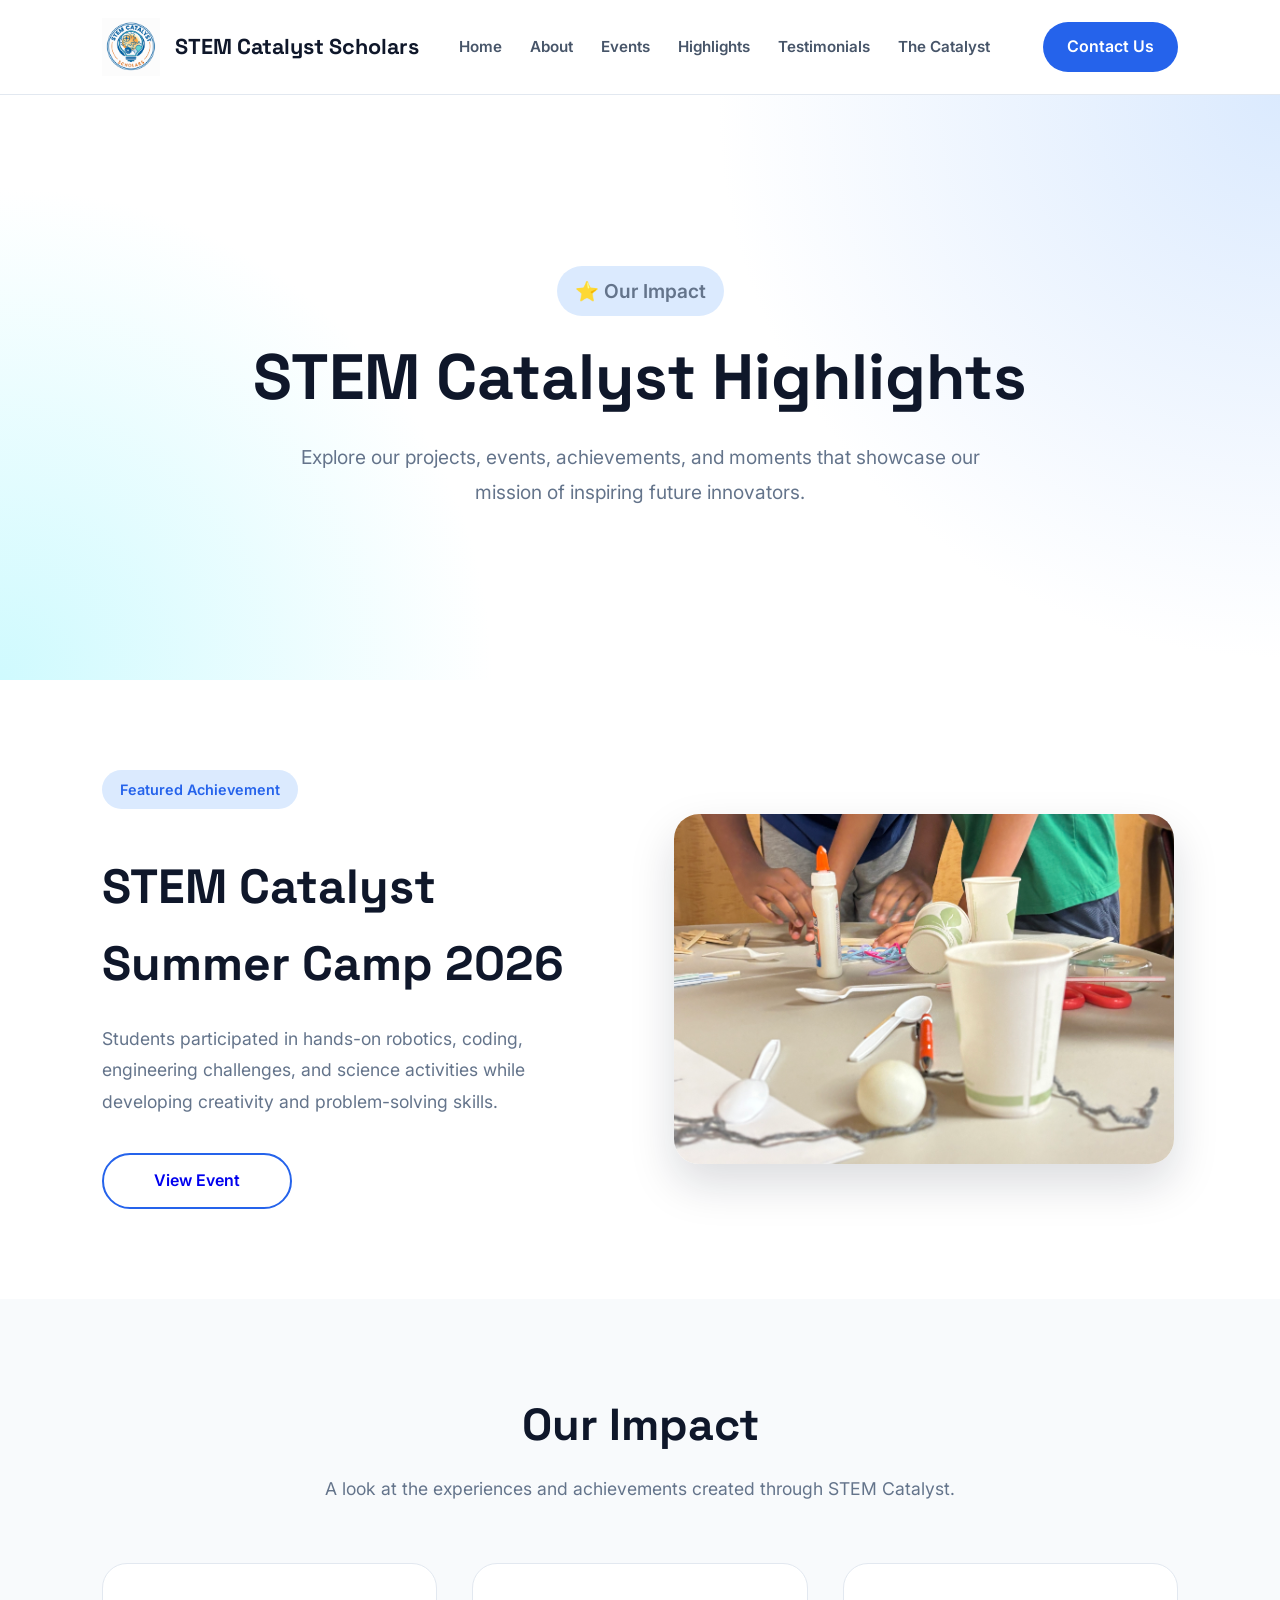
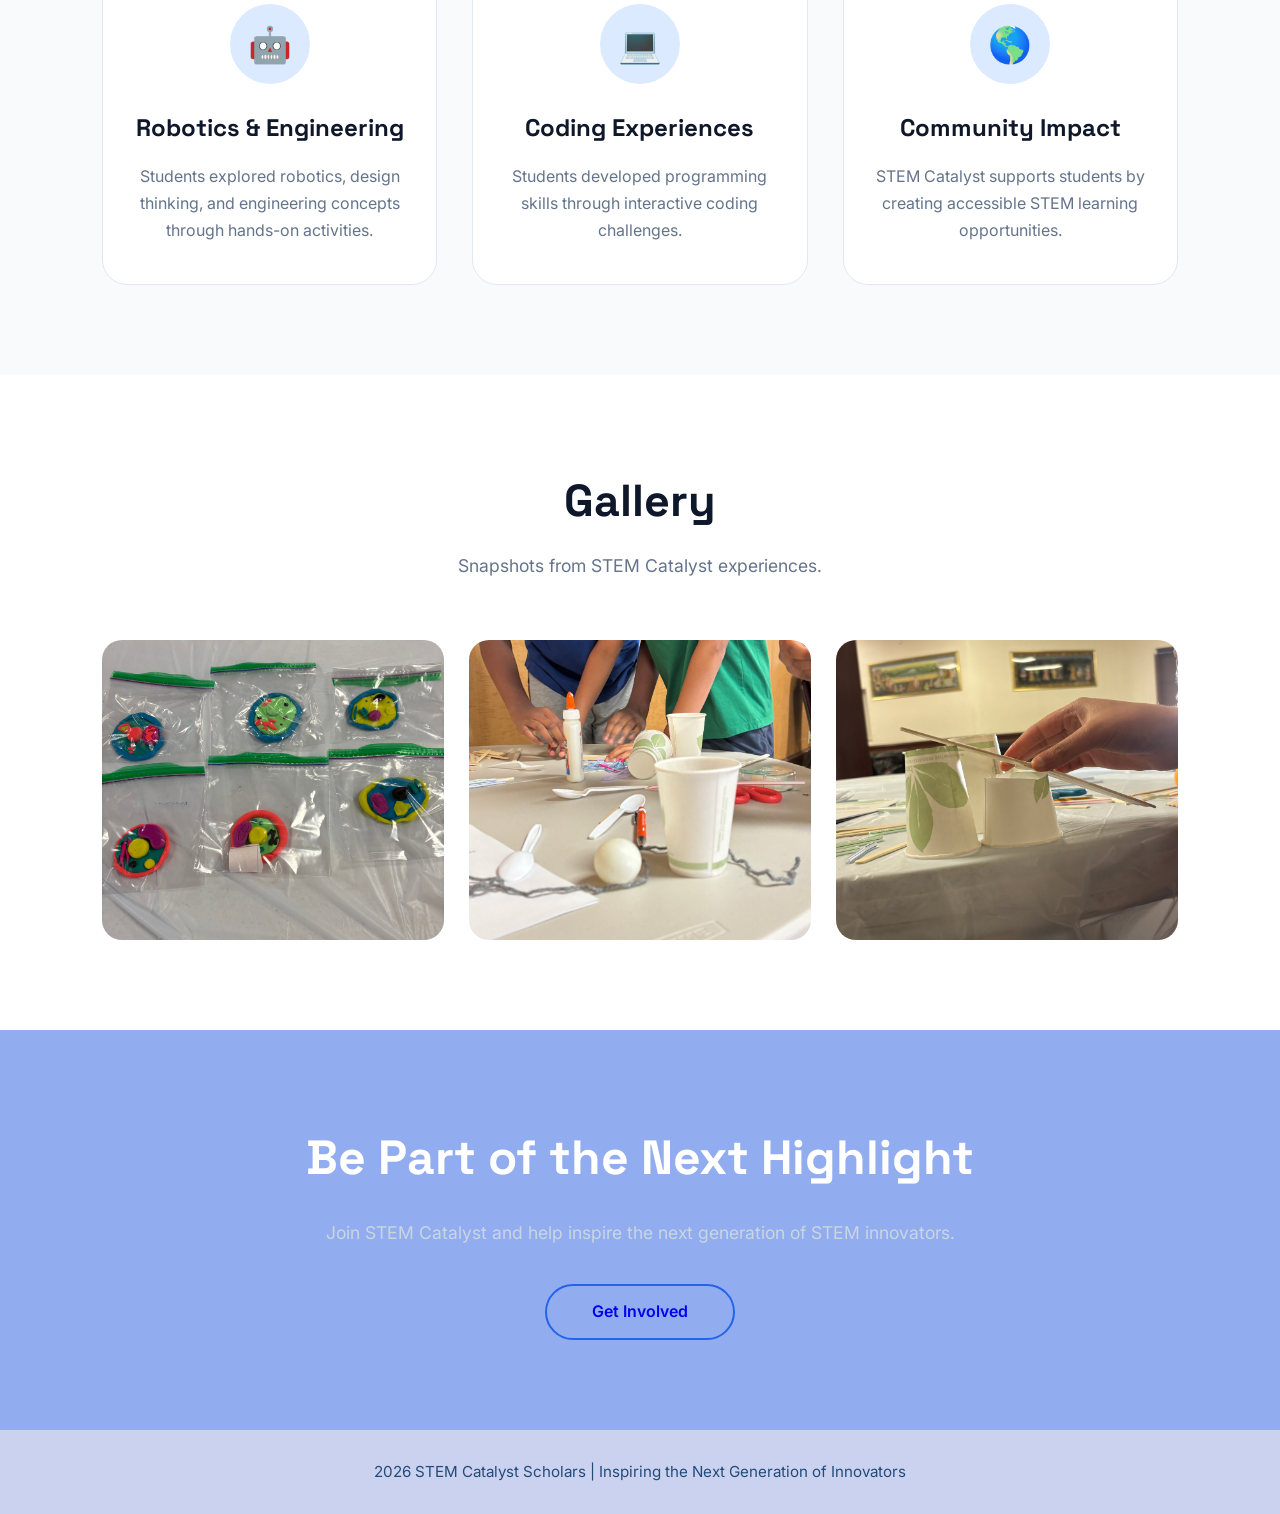
<file: stem_catalyst_pages/STEM_Catalyst_highlights.html>
<!DOCTYPE html>
<html lang="en">

<head>

<meta charset="UTF-8">
<meta name="viewport" content="width=device-width, initial-scale=1.0">

<title>Highlights | STEM Catalyst Scholars</title>

<link href="https://fonts.googleapis.com/css2?family=Inter:wght@400;500;600;700&family=Space+Grotesk:wght@600;700&display=swap" rel="stylesheet">

<link rel="stylesheet" href="../scs.css">

</head>


<body>


<!-- NAVBAR -->

<nav class="navbar">

<div class="nav-left">

<img src="../stem_catalyst_pictures/ChatGPT Image Aug 6, 2026, 08_53_56 AM.png"
    class="logo"
    alt="STEM Catalyst Logo">



<div class="title">
STEM Catalyst Scholars
</div>


<div class="nav-links">

<a href="index.html">Home</a>

<a href="STEM_Catalyst_about.html">About</a>

<a href="STEM_Catalyst_events.html">Events</a>

<a href="STEM_Catalyst_highlights.html">Highlights</a>

<a href="STEM_Catalyst_testimonials.html">Testimonials</a>

<a href="STEM_Catalyst-blog.html">The Catalyst</a>

</div>

</div>


<a href="STEM_Catalyst_contact.html" class="contact-btn">
Contact Us
</a>


</nav>







<!-- HERO -->


<section class="highlights-hero">


<div class="highlights-hero-text">


<p class="hero-tag">
⭐ Our Impact
</p>


<h1>
STEM Catalyst Highlights
</h1>


<p>
Explore our projects, events, achievements,
and moments that showcase our mission of
inspiring future innovators.
</p>


</div>


</section>







<!-- FEATURED HIGHLIGHT -->


<section class="highlight-feature">


<div class="highlight-text">


<span class="featured-label">
Featured Achievement
</span>


<h2>
STEM Catalyst Summer Camp 2026
</h2>


<p>
Students participated in hands-on robotics,
coding, engineering challenges, and science
activities while developing creativity and
problem-solving skills.
</p>


<a href="STEM_Catalyst_events.html" class="button">
View Event
</a>


</div>




<div class="highlight-image">


<img src="../stem_catalyst_pictures/IMG_7605.jpeg"
alt="STEM Catalyst Summer Camp">


</div>


</section>







<!-- IMPACT CARDS -->


<section class="highlights-section">


<div class="section-heading">

<h2>
Our Impact
</h2>


<p>
A look at the experiences and achievements
created through STEM Catalyst.
</p>

</div>





<div class="highlight-grid">



<div class="highlight-card">


<div class="highlight-icon">
🤖
</div>


<h3>
Robotics & Engineering
</h3>


<p>
Students explored robotics, design thinking,
and engineering concepts through hands-on
activities.
</p>


</div>





<div class="highlight-card">


<div class="highlight-icon">
💻
</div>


<h3>
Coding Experiences
</h3>


<p>
Students developed programming skills
through interactive coding challenges.
</p>


</div>





<div class="highlight-card">


<div class="highlight-icon">
🌎
</div>


<h3>
Community Impact
</h3>


<p>
STEM Catalyst supports students by creating
accessible STEM learning opportunities.
</p>


</div>



</div>


</section>







<!-- GALLERY -->


<section class="gallery-section">


<div class="section-heading">


<h2>
Gallery
</h2>


<p>
Snapshots from STEM Catalyst experiences.
</p>


</div>




<div class="gallery-grid">


<img src="../stem_catalyst_pictures/IMG_7592.jpeg"
alt="STEM Activity">


<img src="../stem_catalyst_pictures/IMG_7605.jpeg"
alt="STEM Catalyst">


<img src="../stem_catalyst_pictures/IMG_7606.jpeg"
alt="STEM Catalyst Team">


</div>



</section>







<!-- CTA -->


<section class="cta">


<h2>
Be Part of the Next Highlight
</h2>


<p>
Join STEM Catalyst and help inspire the next
generation of STEM innovators.
</p>


<a href="STEM_Catalyst_contact.html" class="button">
Get Involved
</a>


</section>







<footer>

2026 STEM Catalyst Scholars |
Inspiring the Next Generation of Innovators

</footer>


</body>

</html>
</file>
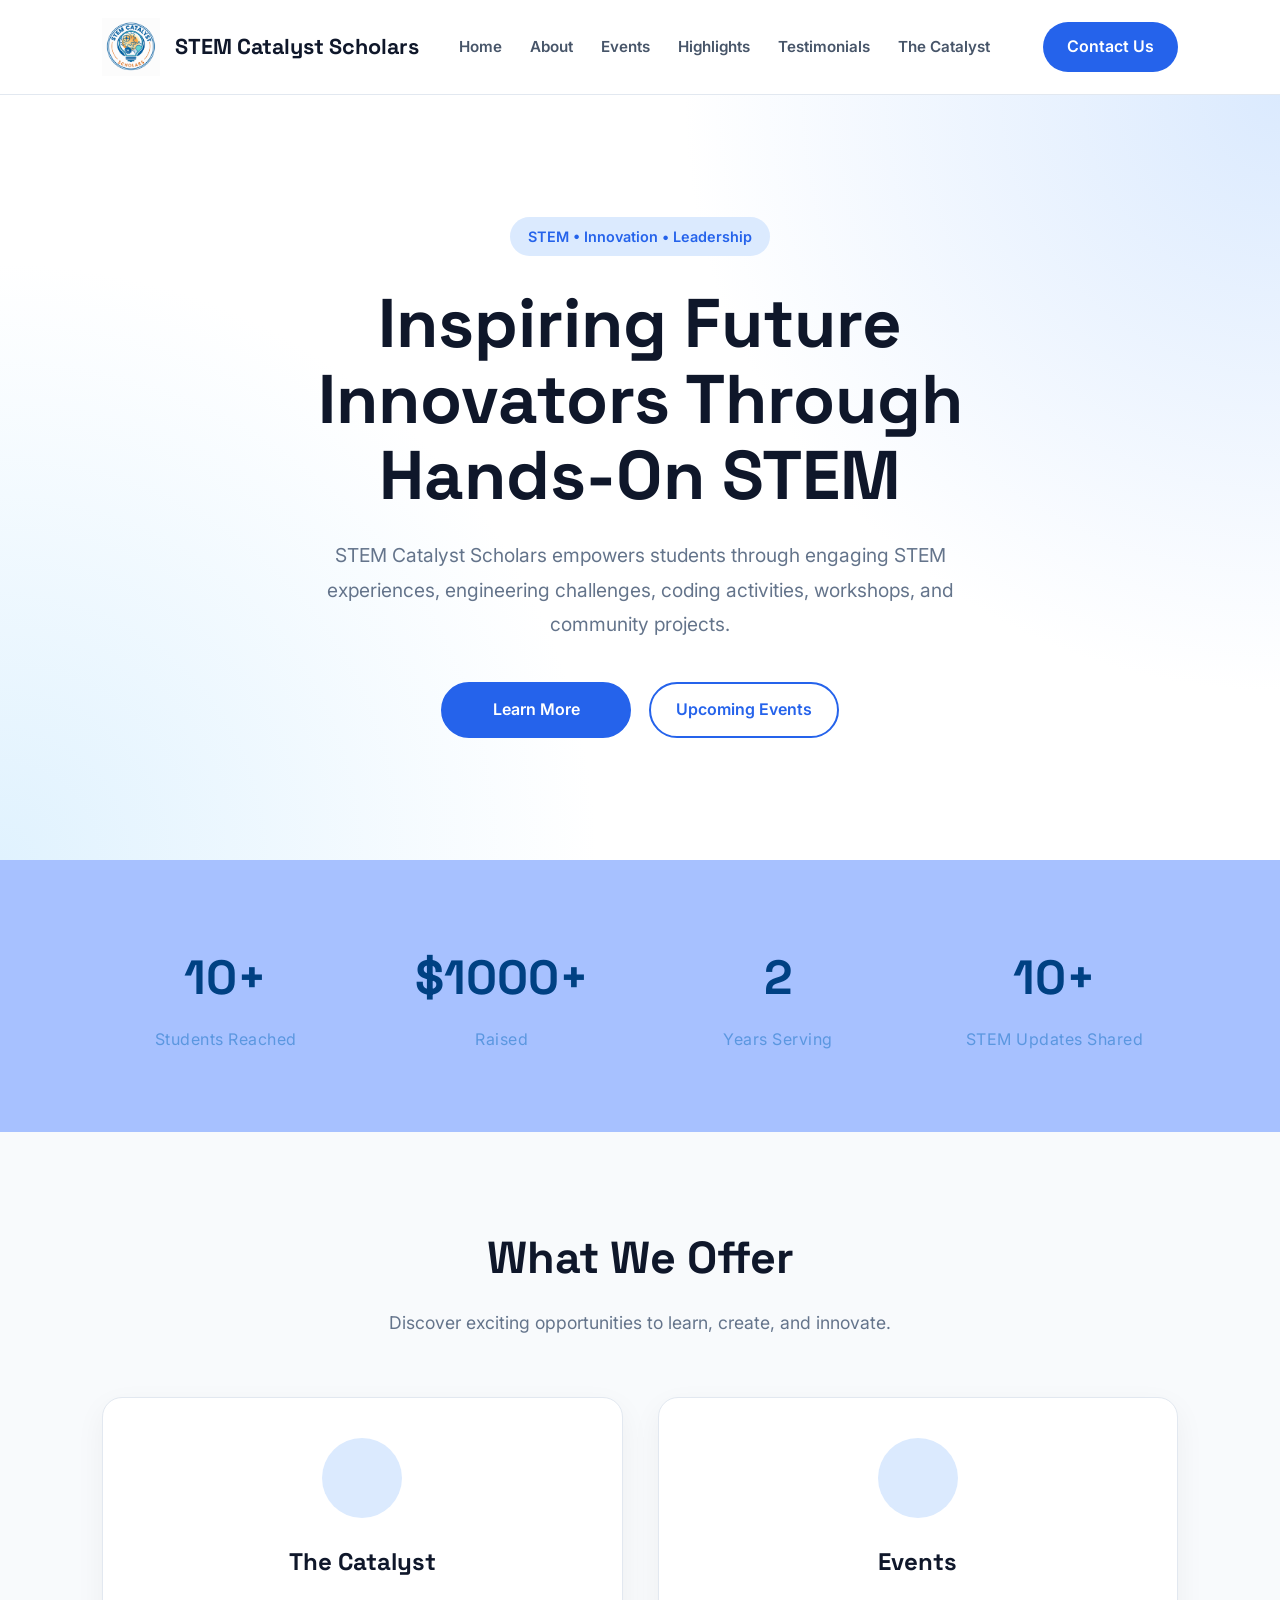
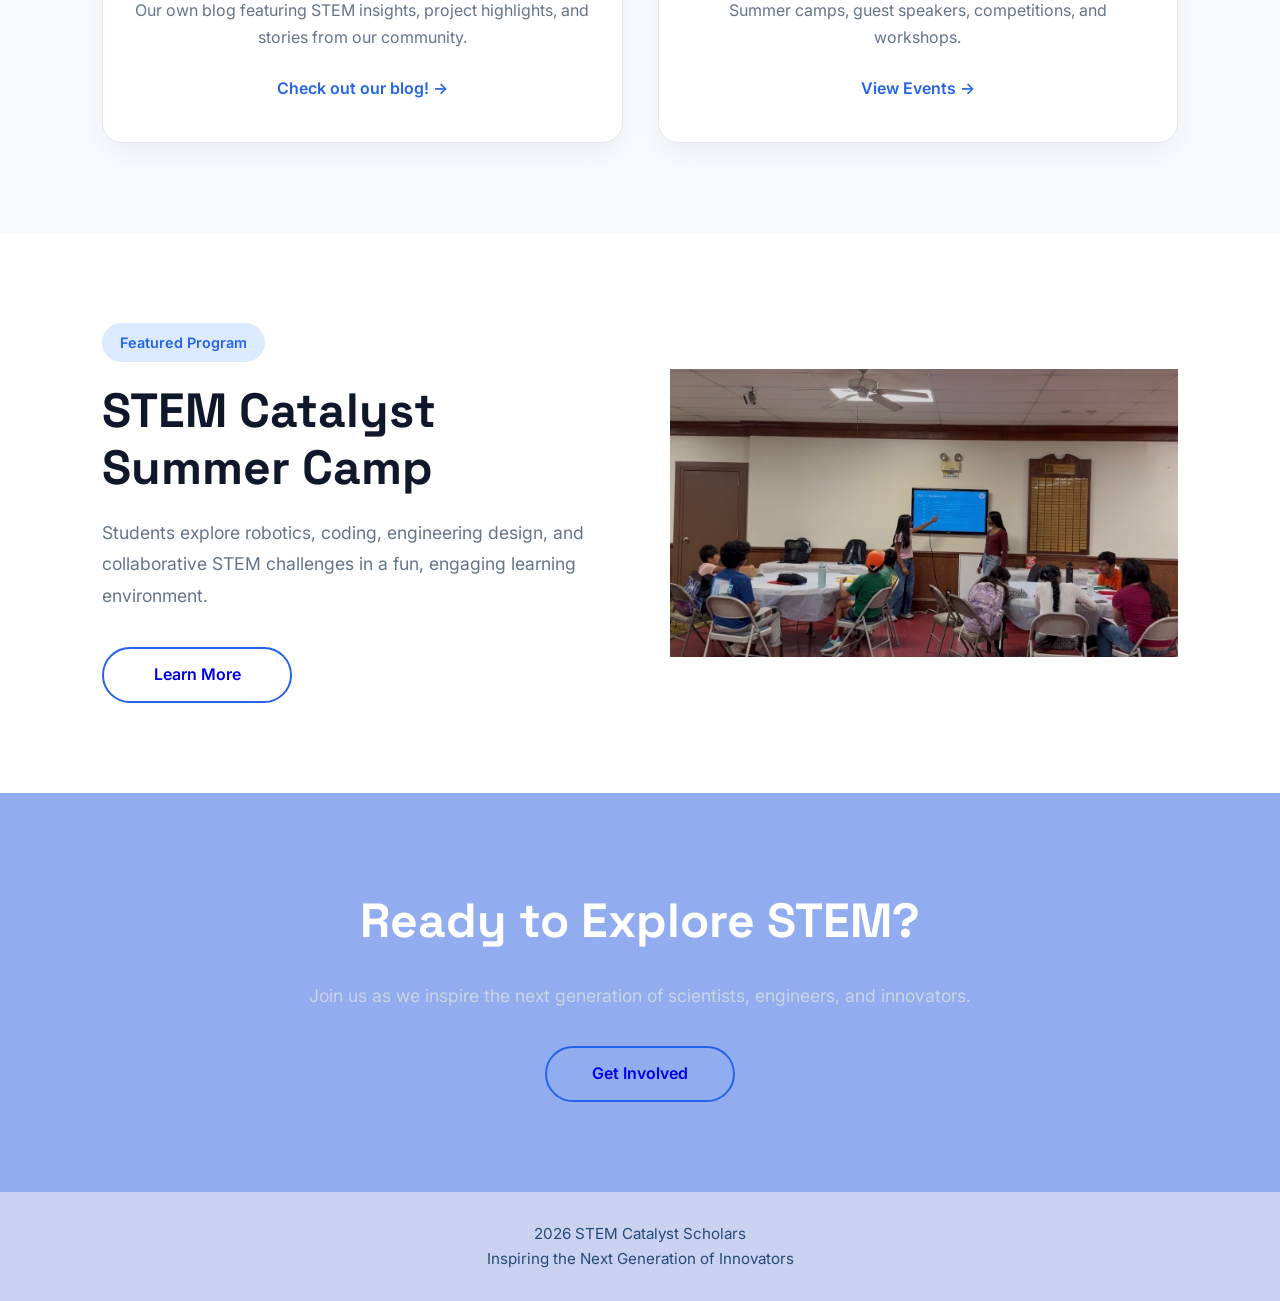
<file: stem_catalyst_pages/STEM_Catalyst_index.html>
<!DOCTYPE html>
<html lang="en">

<head>

    <meta charset="UTF-8">
    <meta name="viewport" content="width=device-width, initial-scale=1.0">

    <title>STEM Catalyst Scholars</title>

    <link href="https://fonts.googleapis.com/css2?family=Inter:wght@400;500;600;700&family=Space+Grotesk:wght@600;700&display=swap" rel="stylesheet">

    <link rel="stylesheet" href="../scs.css">

</head>

<body>

    <!-- ================= NAVBAR ================= -->

    <nav class="navbar">

        <div class="nav-left">

            <img src="../stem_catalyst_pictures/ChatGPT Image Aug 6, 2026, 08_53_56 AM.png"
                class="logo"
                alt="STEM Catalyst Logo">

            <div class="title">
                STEM Catalyst Scholars
            </div>

            <div class="nav-links">

                <a href="STEM_Catalyst_index.html">Home</a>
                <a href="STEM_Catalyst_about.html">About</a>
                <a href="STEM_Catalyst_events.html">Events</a>
                <a href="STEM_Catalyst_highlights.html">Highlights</a>
                <a href="STEM_Catalyst_testimonials.html">Testimonials</a>
                <a href="STEM_Catalyst-blog.html">The Catalyst</a>
            </div>

        </div>

        <a href="STEM_Catalyst_contact.html" class="contact-btn">
            Contact Us
        </a>

    </nav>



    <!-- ================= HERO ================= -->

    <section class="hero">

        <div class="hero-text">

            <p class="hero-tag">
                STEM • Innovation • Leadership
            </p>

            <h1>
                Inspiring Future Innovators Through Hands-On STEM
            </h1>

            <p class="hero-description">

                STEM Catalyst Scholars empowers students through
                engaging STEM experiences, engineering challenges,
                coding activities, workshops, and community projects.

            </p>

            <div class="hero-buttons">

                <a href="STEM_Catalyst_about.html" class="button">
                    Learn More
                </a>

                <a href="STEM_Catalyst_events.html" class="button secondary">
                    Upcoming Events
                </a>


            </div>

        </div>

    </section>



    <!-- ================= STATS ================= -->

    <section class="stats">

        <div class="stat">

            <h2>10+</h2>
            <p>Students Reached</p>

        </div>

        <div class="stat">

            <h2>$1000+</h2>
            <p>Raised</p>

        </div>

        <div class="stat">

            <h2>2</h2>
            <p>Years Serving</p>

        </div>

        <div class="stat">

            <h2>10+</h2>
            <p>STEM Updates Shared</p>

    </section>



    <!-- ================= WHAT WE OFFER ================= -->

    <section class="offer-section">

        <div class="section-heading">

            <h2>
                What We Offer
            </h2>

            <p>
                Discover exciting opportunities to learn, create,
                and innovate.
            </p>

        </div>


        <div class="cards">

           
            <div class="card">

                <div class="card-icon"></div>

                <h3>The Catalyst</h3>

                <p>
                    Our own blog featuring STEM insights, project highlights,
                    and stories from our community.
                </p>

                <a href="STEM_Catalyst-blog.html" class="card-link">
                    Check out our blog! →
                </a>

            </div>



            <div class="card">

                <div class="card-icon"></div>

                <h3>Events</h3>

                <p>
                    Summer camps, guest speakers,
                    competitions, and workshops.
                </p>

                <a href="STEM_Catalyst_events.html" class="card-link">
                    View Events →
                </a>

            </div>

        </div>

    </section>



    <!-- ================= FEATURED PROGRAM ================= -->

    <section class="featured">

        <div class="featured-text">

            <span class="featured-label">
                Featured Program
            </span>

            <h2>
                STEM Catalyst Summer Camp
            </h2>

            <p>

                Students explore robotics, coding,
                engineering design, and collaborative
                STEM challenges in a fun, engaging
                learning environment.

            </p>

            <a href="STEM_Catalyst_events.html" class="button">
                Learn More
            </a>

        </div>

        <div class="featured-image">

            <img src="../stem_catalyst_pictures/IMG_4700.JPEG" alt="Summer Camp Photos">

        </div>

    </section>



    <!-- ================= CALL TO ACTION ================= -->

    <section class="cta">

        <h2>
            Ready to Explore STEM?
        </h2>

        <p>

            Join us as we inspire the next generation
            of scientists, engineers, and innovators.

        </p>

        <a href="STEM_Catalyst_contact.html" class="button">
            Get Involved
        </a>

    </section>



    <!-- ================= FOOTER ================= -->

    <footer>

        <p>
            2026 STEM Catalyst Scholars
        </p>

        <p>
            Inspiring the Next Generation of Innovators
        </p>

    </footer>

</body>

</html>
</file>
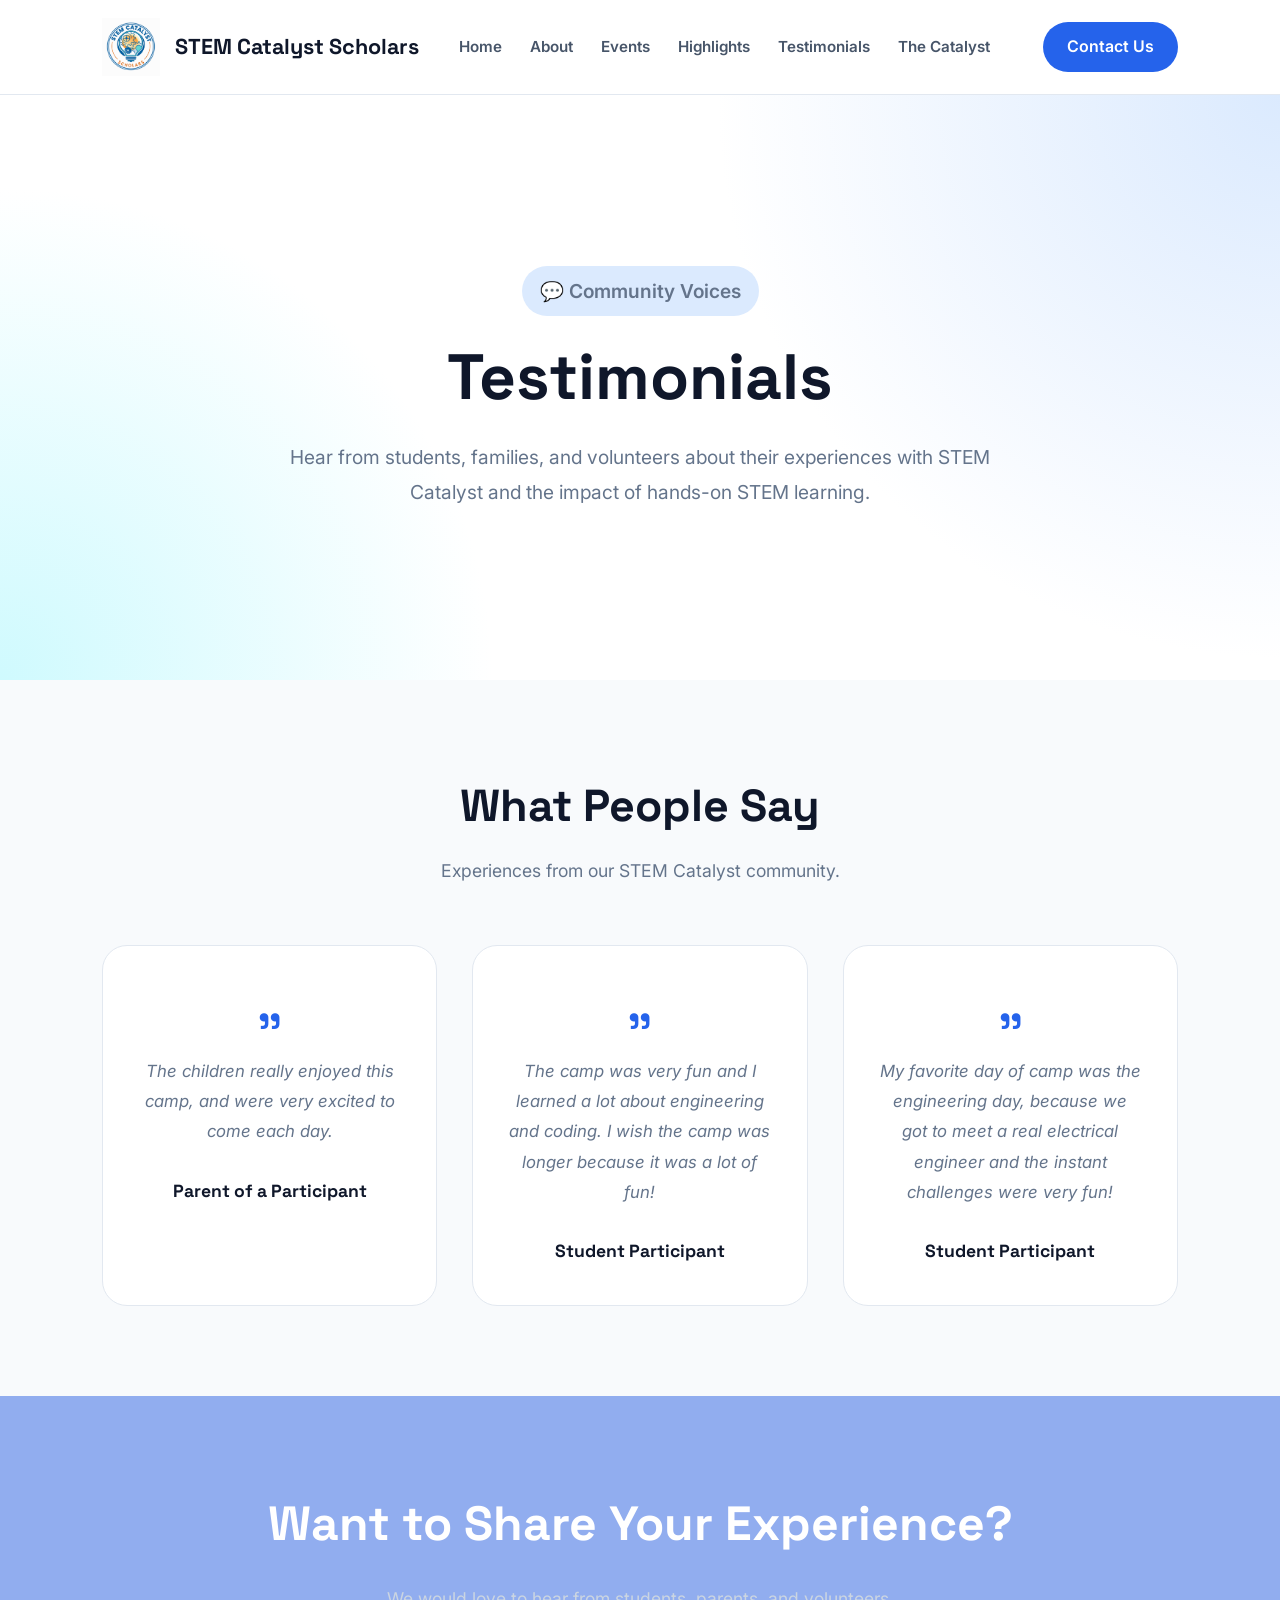
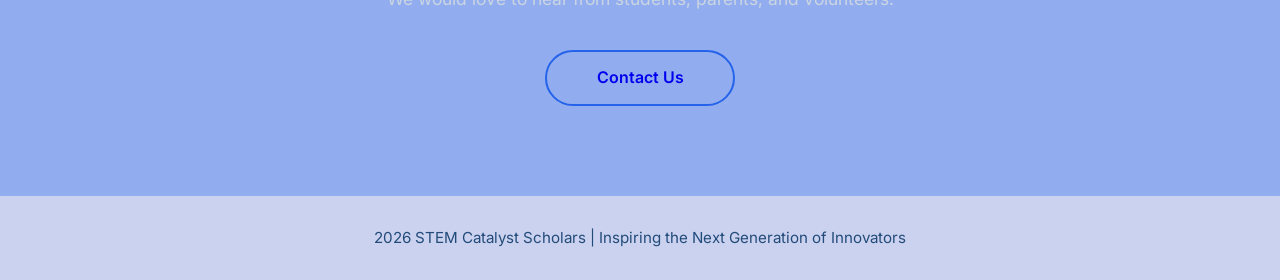
<file: stem_catalyst_pages/STEM_Catalyst_testimonials.html>
<!DOCTYPE html>
<html lang="en">

<head>

<meta charset="UTF-8">
<meta name="viewport" content="width=device-width, initial-scale=1.0">

<title>Testimonials | STEM Catalyst Scholars</title>

<link href="https://fonts.googleapis.com/css2?family=Inter:wght@400;500;600;700&family=Space+Grotesk:wght@600;700&display=swap" rel="stylesheet">

<link rel="stylesheet" href="../scs.css">

</head>


<body>


<!-- NAVBAR -->

<nav class="navbar">

<div class="nav-left">

<img src="../stem_catalyst_pictures/ChatGPT Image Aug 6, 2026, 08_53_56 AM.png"
class="logo"
alt="STEM Catalyst Logo">


<div class="title">
STEM Catalyst Scholars
</div>


<div class="nav-links">

<a href="index.html">Home</a>

<a href="STEM_Catalyst_about.html">About</a>

<a href="STEM_Catalyst_events.html">Events</a>

<a href="STEM_Catalyst_highlights.html">Highlights</a>

<a href="STEM_Catalyst_testimonials.html">Testimonials</a>

<a href="STEM_Catalyst-blog.html">The Catalyst</a>

</div>

</div>


<a href="STEM_Catalyst_contact.html" class="contact-btn">
Contact Us
</a>


</nav>







<!-- HERO -->


<section class="testimonials-hero">


<div class="testimonials-hero-text">


<p class="hero-tag">
💬 Community Voices
</p>


<h1>
Testimonials
</h1>


<p>
Hear from students, families, and volunteers
about their experiences with STEM Catalyst
and the impact of hands-on STEM learning.
</p>


</div>


</section>







<!-- TESTIMONIAL CARDS -->


<section class="testimonials-section">


<div class="section-heading">

<h2>
What People Say
</h2>

<p>
Experiences from our STEM Catalyst community.
</p>

</div>





<div class="testimonial-grid">





<div class="testimonial-card">


<div class="quote">
"
</div>


<p>
The children really enjoyed this camp, and were very excited to come each day.
</p>


<h3>
Parent of a Participant
</h3>


</div>






<div class="testimonial-card">


<div class="quote">
"
</div>


<p>
The camp was very fun and I learned a lot about engineering and coding. I wish the camp was longer because it was a lot of fun!
</p>


<h3>
Student Participant
</h3>


</div>






<div class="testimonial-card">


<div class="quote">
"
</div>


<p>
My favorite day of camp was the engineering day, because we got to meet a real electrical engineer and the instant challenges were very fun!
</p>

<h3>
Student Participant
</h3>


</div>




</div>


</section>







<!-- CTA -->


<section class="cta">


<h2>
Want to Share Your Experience?
</h2>


<p>
We would love to hear from students,
parents, and volunteers.
</p>


<a href="STEM_Catalyst_contact.html" class="button">
Contact Us
</a>


</section>







<footer>

2026 STEM Catalyst Scholars |
Inspiring the Next Generation of Innovators

</footer>



</body>

</html>
</file>
<file: scs.css>
/* =====================================================
   GLOBAL STYLES
===================================================== */

*{
    margin:0;
    padding:0;
    box-sizing:border-box;
}

html{
    scroll-behavior:smooth;
}

body{
    font-family:'Inter',sans-serif;
    color:#1e293b;
    background:#ffffff;
    line-height:1.6;
}

img{
    max-width:100%;
    display:block;
}

a{
    text-decoration:none;
}

section{
    padding:90px 8%;
}



/* =====================================================
   NAVBAR
===================================================== */

.navbar{
    position:sticky;
    top:0;
    z-index:1000;
    display:flex;
    justify-content:space-between;
    align-items:center;
    padding:18px 8%;
    background:rgba(255,255,255,.95);
    backdrop-filter:blur(10px);
    border-bottom:1px solid #e2e8f0;
}

.nav-left{
    display:flex;
    align-items:center;
}

.logo{
    width:58px;
    height:58px;
    object-fit:contain;
}

.title{
    margin-left:15px;
    margin-right:40px;
    font-family:"Space Grotesk",sans-serif;
    font-size:1.35rem;
    font-weight:700;
    color:#0f172a;
}

.nav-links{
    display:flex;
    align-items:center;
    gap:28px;
}

.nav-links a{
    color:#475569;
    font-size:.95rem;
    font-weight:600;
    transition:.25s;
    position:relative;
}

.nav-links a::after{
    content:"";
    position:absolute;
    left:0;
    bottom:-6px;
    width:0;
    height:2px;
    background:#2563eb;
    transition:.3s;
}

.nav-links a:hover{
    color:#2563eb;
}

.nav-links a:hover::after{
    width:100%;
}

.contact-btn{
    background:#2563eb;
    color:white;
    padding:12px 24px;
    border-radius:30px;
    font-weight:600;
    transition:.3s;
}

.contact-btn:hover{
    background:#1d4ed8;
    transform:translateY(-2px);
}



/* =====================================================
   MOBILE NAVBAR
===================================================== */

@media(max-width:1100px){

    .navbar{
        flex-direction:column;
        gap:20px;
    }

    .nav-left{
        flex-direction:column;
    }

    .title{
        margin:12px 0;
    }

    .nav-links{
        flex-wrap:wrap;
        justify-content:center;
        gap:18px;
    }

}



/* =====================================================
   HERO SECTION
===================================================== */

.hero{
    min-height:85vh;
    display:flex;
    justify-content:center;
    align-items:center;
    text-align:center;

    background:
    radial-gradient(circle at top right,#dbeafe 0%,transparent 40%),
    radial-gradient(circle at bottom left,#e0f2fe 0%,transparent 40%),
    #ffffff;
}

.hero-text{
    max-width:850px;
}

.hero-tag{
    display:inline-block;
    background:#dbeafe;
    color:#2563eb;
    padding:8px 18px;
    border-radius:25px;
    font-size:.9rem;
    font-weight:600;
    margin-bottom:30px;
}

.hero h1{
    font-family:"Space Grotesk",sans-serif;
    font-size:4.3rem;
    line-height:1.1;
    color:#0f172a;
    margin-bottom:25px;
}

.hero-description{
    max-width:700px;
    margin:0 auto;
    font-size:1.2rem;
    color:#64748b;
    line-height:1.8;
}



/* ================= BUTTONS ================= */

.hero-buttons{
    display:flex;
    justify-content:center;
    align-items:center;
    gap:18px;
    margin-top:40px;
    flex-wrap:wrap;
}

.button{
    display:flex;
    justify-content:center;
    align-items:center;
    width:190px;
    height:56px;
    border-radius:30px;
    font-weight:600;
    transition:.3s;
    border:2px solid #2563eb;
}

.button:first-child{
    background:#2563eb;
    color:white;
}

.button:first-child:hover{
    background:#1d4ed8;
    border-color:#1d4ed8;
    transform:translateY(-4px);
}

.secondary{
    background:white;
    color:#2563eb;
}

.secondary:hover{
    background:#2563eb;
    color:white;
    transform:translateY(-4px);
}



/* ================= MOBILE ================= */

@media(max-width:900px){

    .hero{
        min-height:70vh;
    }

    .hero h1{
        font-size:2.8rem;
    }

    .hero-description{
        font-size:1.05rem;
    }

    .hero-buttons{
        flex-direction:column;
    }

}



/* =====================================================
   STATISTICS SECTION
===================================================== */

.stats{
    background:#a7c1ff;
    color:white;
    display:grid;
    grid-template-columns:repeat(4,1fr);
    gap:30px;
    text-align:center;
    padding:60px 8%;
}

.stat{
    padding:20px;
}

.stat h2{
    font-family:"Space Grotesk",sans-serif;
    font-size:3rem;
    color:#004183;
    margin-bottom:10px;
}

.stat p{
    color:#5b97e0;
    font-size:1rem;
    letter-spacing:.5px;
}



/* =====================================================
   WHAT WE OFFER
===================================================== */

.offer-section{
    background:#f8fafc;
}

.section-heading{
    text-align:center;
    margin-bottom:60px;
}

.section-heading h2{
    font-family:"Space Grotesk",sans-serif;
    font-size:2.8rem;
    color:#0f172a;
    margin-bottom:15px;
}

.section-heading p{
    color:#64748b;
    font-size:1.1rem;
}



/* =====================================================
   CARDS
===================================================== */

.cards{
    display:grid;
    grid-template-columns:repeat(auto-fit,minmax(280px,1fr));
    gap:35px;
}

.card{
    background:white;
    border-radius:20px;
    padding:40px 30px;
    text-align:center;
    border:1px solid #e2e8f0;
    transition:.3s ease;
    box-shadow:0 10px 30px rgba(15,23,42,.05);
}

.card:hover{
    transform:translateY(-10px);
    box-shadow:0 18px 40px rgba(37,99,235,.12);
    border-color:#93c5fd;
}

.card-icon{
    width:80px;
    height:80px;
    margin:0 auto 25px;
    border-radius:50%;
    background:#dbeafe;
    display:flex;
    align-items:center;
    justify-content:center;
    font-size:2.2rem;
}

.card h3{
    font-family:"Space Grotesk",sans-serif;
    font-size:1.5rem;
    color:#0f172a;
    margin-bottom:15px;
}

.card p{
    color:#64748b;
    line-height:1.7;
    margin-bottom:25px;
}



/* =====================================================
   CARD LINKS
===================================================== */

.card-link{
    display:inline-block;
    color:#2563eb;
    font-weight:600;
    transition:.25s;
}

.card-link:hover{
    color:#1d4ed8;
    transform:translateX(4px);
}



/* =====================================================
   MOBILE
===================================================== */

@media(max-width:900px){

    .stats{
        grid-template-columns:repeat(2,1fr);
        gap:20px;
    }

}

@media(max-width:600px){

    .stats{
        grid-template-columns:1fr;
    }

}



/* =====================================================
   FEATURED PROGRAM
===================================================== */

.featured{
    display:grid;
    grid-template-columns:1fr 1fr;
    gap:60px;
    align-items:center;
    padding:90px 8%;
    background:white;
}

.featured-text{
    max-width:550px;
}

.featured-label{
    display:inline-block;
    padding:8px 18px;
    background:#dbeafe;
    color:#2563eb;
    border-radius:25px;
    font-size:.9rem;
    font-weight:600;
    margin-bottom:20px;
}

.featured-text h2{
    font-family:"Space Grotesk",sans-serif;
    font-size:3rem;
    line-height:1.2;
    color:#0f172a;
    margin-bottom:20px;
}

.featured-text p{
    color:#64748b;
    line-height:1.8;
    font-size:1.1rem;
    margin-bottom:35px;
}

.featured-image{
    display:flex;
    justify-content:center;
}

.placeholder{
    width:100%;
    max-width:500px;
    height:350px;
    border-radius:24px;

    background:linear-gradient(
        135deg,
        #2563eb,
        #38bdf8
    );

    display:flex;
    justify-content:center;
    align-items:center;

    color:white;
    font-family:"Space Grotesk",sans-serif;
    font-size:1.8rem;
    font-weight:700;
    text-align:center;
    padding:30px;

    box-shadow:0 18px 45px rgba(37,99,235,.25);
}



/* =====================================================
   CALL TO ACTION
===================================================== */

.cta{
    text-align:center;
    padding:90px 8%;
    background:#91adef;
    color:white;
}

.cta h2{
    font-family:"Space Grotesk",sans-serif;
    font-size:3rem;
    margin-bottom:20px;
}

.cta p{
    max-width:900px;
    margin:0 auto 35px;
    color:#cbd5e1;
    line-height:1.8;
    font-size:1.1rem;
}

.cta .button{
    margin:0 auto;
}

.cta .button:first-child{
    background:white;
    color:#2563eb;
}




/* =====================================================
   FOOTER
===================================================== */

footer {
    background: #cbd2ef;
    align-items: center;
    color: #234b7a;
    text-align: center;
    padding: 30px;
    font-size: 0.95rem;
    margin-top: 0;
}

footer-container {
    max-width: 1200px;
    margin: 0 auto;
}


/* =====================================================
   RESPONSIVE
===================================================== */

@media (max-width: 950px) {

    .featured {
        grid-template-columns: 1fr;
        text-align: center;
    }

    .featured-text {
        max-width: 100%;
    }

    .featured-image {
        margin-top: 20px;
    }

    .featured-text h2 {
        font-size: 2.3rem;
    }

    .cta h2 {
        font-size: 2.4rem;
    }

}




/* =====================================================
   ABOUT PAGE
===================================================== */

.about-hero{
    min-height:70vh;
    display:flex;
    justify-content:center;
    align-items:center;
    text-align:center;

    background:
    radial-gradient(circle at top right,#dbeafe 0%,transparent 40%),
    radial-gradient(circle at bottom left,#e0f2fe 0%,transparent 40%),
    #ffffff;
}

.about-hero-text{
    max-width:850px;
}

.about-hero h1{
    font-family:"Space Grotesk",sans-serif;
    font-size:4.3rem;
    line-height:1.1;
    color:#0f172a;
    margin-bottom:25px;
}

.about-hero-text > p:last-child{
    max-width:700px;
    margin:0 auto;
    font-size:1.2rem;
    color:#64748b;
    line-height:1.8;
}



/* =====================================================
   MISSION + VISION
===================================================== */

.mission-section{
    display:grid;
    grid-template-columns:repeat(2,1fr);
    gap:35px;
    background:#ffffff;
}

.mission-card{
    background:white;
    border-radius:20px;
    padding:40px 30px;
    border:1px solid #e2e8f0;
    transition:.3s ease;
    box-shadow:0 10px 30px rgba(15,23,42,.05);
}

.mission-card:hover{
    transform:translateY(-10px);
    box-shadow:0 18px 40px rgba(37,99,235,.12);
    border-color:#93c5fd;
}

.mission-card h2{
    font-family:"Space Grotesk",sans-serif;
    font-size:2rem;
    color:#a0bcff;
    margin-bottom:15px;
}

.mission-card p{
    color:#64748b;
    line-height:1.7;
}



/* =====================================================
   VALUES
===================================================== */

.values-section{
    background:#ffffff;
}



/* =====================================================
   FOUNDERS
===================================================== */

.founders{
    background:#f8fafc;
}

.founder-container{
    display:grid;
    grid-template-columns:repeat(2,1fr);
    gap:35px;
    max-width:950px;
    margin:0 auto;
}

.founder{
    background:white;
    border-radius:20px;
    padding:40px 30px;
    text-align:center;
    border:1px solid #e2e8f0;
    transition:.3s ease;
    box-shadow:0 10px 30px rgba(15,23,42,.05);
}

.founder:hover{
    transform:translateY(-10px);
    box-shadow:0 18px 40px rgba(37,99,235,.12);
    border-color:#93c5fd;
}

.founder-img{
    width:170px;
    height:170px;
    object-fit:cover;
    border-radius:50%;
    margin:0 auto 25px;
    border:5px solid #dbeafe;
}

.founder h2{
    font-family:"Space Grotesk",sans-serif;
    color:#0f172a;
    font-size:1.7rem;
    margin-bottom:8px;
}

.founder h4{
    color:#2563eb;
    font-size:.95rem;
    margin-bottom:18px;
    font-weight:600;
}

.founder p{
    color:#64748b;
    line-height:1.7;
}



/* =====================================================
   TEAM
===================================================== */

.team{
    background:#ffffff;
}

.team-grid{
    display:grid;
    grid-template-columns:repeat(2,1fr);
    gap:35px;
    max-width:950px;
    margin:0 auto;
}

.team-member{
    background:white;
    border-radius:20px;
    padding:30px 25px;
    text-align:center;
    border:1px solid #e2e8f0;
    box-shadow:0 10px 30px rgba(15,23,42,.05);
    transition:.3s ease;
}

.team-member:hover{
    transform:translateY(-10px);
    box-shadow:0 18px 40px rgba(37,99,235,.12);
    border-color:#93c5fd;
}

.team-member img{
    width:170px;
    height:170px;
    object-fit:cover;
    border-radius:50%;
    margin:0 auto 25px;
    border:5px solid #dbeafe;
}

.team-member h3{
    font-family:"Space Grotesk",sans-serif;
    color:#0f172a;
    font-size:1.35rem;
    margin-bottom:8px;
}

.team-member p{
    color:#2563eb;
    font-weight:600;
}

.team-member h2{
    font-family:"Space Grotesk", sans-serif;
    color:#0f172a;
    font-size:1.35rem;
    margin-bottom:8px;
}

.team-member .team-role{
    color:#2563eb;
    font-weight:600;
    margin-bottom:15px;
}

.team-member .team-description{
    color:#64748b;
    font-weight:400;
    line-height:1.7;
}


/* =====================================================
   ABOUT PAGE RESPONSIVE
===================================================== */

@media(max-width:900px){

    .about-hero{
        min-height:70vh;
    }

    .about-hero h1{
        font-size:2.8rem;
    }

    .mission-section{
        grid-template-columns:1fr;
    }

    .founder-container{
        grid-template-columns:1fr;
        max-width:550px;
    }

}



/* =====================================================
   EVENTS PAGE
===================================================== */

.events-hero{
    min-height:65vh;
    display:flex;
    justify-content:center;
    align-items:center;
    text-align:center;
    padding:80px 8%;

    background:
    radial-gradient(circle at top right,#dbeafe,transparent 40%),
    radial-gradient(circle at bottom left,#cffafe,transparent 35%),
    white;
}

.events-hero-text{
    max-width:850px;
}

.events-hero h1{
    font-family:"Space Grotesk",sans-serif;
    font-size:4rem;
    color:#0f172a;
    line-height:1.15;
    margin:25px 0;
}

.events-hero p{
    color:#64748b;
    font-size:1.2rem;
    line-height:1.8;
    max-width:700px;
    margin:auto;
}

.featured-event{
    display:grid;
    grid-template-columns:1fr 1fr;
    gap:60px;
    align-items:center;
    padding:90px 8%;
    background:white;
}

.featured-event-text{
    max-width:550px;
}

.featured-label{
    display:inline-block;
    background:#dbeafe;
    color:#2563eb;
    padding:8px 18px;
    border-radius:25px;
    font-weight:600;
    font-size:.9rem;
    margin-bottom:20px;
}

.featured-event h2{
    font-family:"Space Grotesk",sans-serif;
    font-size:3rem;
    color:#0f172a;
    margin-bottom:20px;
}

.featured-event p{
    color:#64748b;
    font-size:1.1rem;
    line-height:1.8;
    margin-bottom:35px;
}

.event-image{
    display:flex;
    justify-content:center;
}

.event-video video{
    width:100%;
    max-width:1000px;
    height:400px;
    object-fit:cover;
    border-radius:25px;
    box-shadow:0 20px 45px rgba(37,99,235,.18);
}

.events-section{
    background:#f8fafc;
}

.event-grid{
    display:grid;
    grid-template-columns:repeat(3,1fr);
    gap:30px;
}

.event-card{
    background:white;
    padding:35px;
    border-radius:25px;
    text-align:center;
    border:1px solid #e2e8f0;
    transition:.3s ease;
}

.event-card:hover{
    transform:translateY(-8px);
    box-shadow:0 18px 40px rgba(37,99,235,.12);
    border-color:#93c5fd;
}

.event-card .card-icon{
    width:75px;
    height:75px;
    margin:0 auto 20px;
    border-radius:50%;
    display:flex;
    align-items:center;
    justify-content:center;
    background:#dbeafe;
    font-size:2rem;
}

.event-card h3{
    font-family:"Space Grotesk",sans-serif;
    font-size:1.5rem;
    color:#0f172a;
    margin-bottom:15px;
}

.event-card p{
    color:#64748b;
    line-height:1.7;
}



/* =====================================================
   RESOURCES PAGE
===================================================== */

.resources-hero{
    min-height:65vh;
    display:flex;
    justify-content:center;
    align-items:center;
    text-align:center;
    padding:80px 8%;

    background:
    radial-gradient(circle at top right,#dbeafe,transparent 40%),
    radial-gradient(circle at bottom left,#cffafe,transparent 35%),
    white;
}

.resources-hero-text{
    max-width:850px;
}

.resources-hero h1{
    font-family:"Space Grotesk",sans-serif;
    font-size:4rem;
    color:#0f172a;
    line-height:1.15;
    margin:25px 0;
}

.resources-hero p{
    color:#64748b;
    font-size:1.2rem;
    line-height:1.8;
    max-width:700px;
    margin:auto;
}

.featured-resource{
    display:grid;
    grid-template-columns:1fr 1fr;
    gap:60px;
    align-items:center;
    padding:90px 8%;
    background:white;
}

.featured-resource-text{
    max-width:550px;
}

.featured-resource-text h2{
    font-family:"Space Grotesk",sans-serif;
    font-size:3rem;
    color:#0f172a;
    margin:20px 0;
}

.featured-resource-text p{
    color:#64748b;
    font-size:1.1rem;
    line-height:1.8;
    margin-bottom:35px;
}

.resource-image{
    display:flex;
    justify-content:center;
}

.resource-placeholder{
    width:100%;
    max-width:500px;
    height:320px;
    border-radius:25px;
    display:flex;
    justify-content:center;
    align-items:center;
    text-align:center;

    background:linear-gradient(
        135deg,
        #2563eb,
        #06b6d4
    );

    color:white;
    font-family:"Space Grotesk",sans-serif;
    font-size:2rem;
    font-weight:700;

    box-shadow:0 20px 45px rgba(37,99,235,.25);
}

.resources-section{
    background:#f8fafc;
}

.resource-grid{
    display:grid;
    grid-template-columns:repeat(3,1fr);
    gap:30px;
}

.resource-card{
    background:white;
    padding:35px;
    border-radius:25px;
    text-align:center;
    border:1px solid #e2e8f0;
    transition:.3s ease;
}

.resource-card:hover{
    transform:translateY(-8px);
    box-shadow:0 18px 40px rgba(37,99,235,.12);
    border-color:#93c5fd;
}

.resource-icon{
    width:75px;
    height:75px;
    margin:0 auto 20px;
    border-radius:50%;
    background:#dbeafe;
    display:flex;
    align-items:center;
    justify-content:center;
    font-size:2rem;
}

.resource-card h2{
    font-family:"Space Grotesk",sans-serif;
    color:#0f172a;
    font-size:1.5rem;
    margin-bottom:15px;
}

.resource-card p{
    color:#64748b;
    line-height:1.7;
    margin-bottom:25px;
}

.resource-card a{
    color:#2563eb;
    font-weight:600;
    transition:.25s;
}

.resource-card a:hover{
    color:#1d4ed8;
}



/* =====================================================
   HIGHLIGHTS PAGE
===================================================== */

.highlights-hero{
    min-height:65vh;
    display:flex;
    justify-content:center;
    align-items:center;
    text-align:center;
    padding:80px 8%;

    background:
    radial-gradient(circle at top right,#dbeafe,transparent 40%),
    radial-gradient(circle at bottom left,#cffafe,transparent 35%),
    white;
}

.highlights-hero-text{
    max-width:850px;
}

.highlights-hero h1{
    font-family:"Space Grotesk",sans-serif;
    font-size:4rem;
    color:#0f172a;
    margin:25px 0;
    line-height:1.15;
}

.highlights-hero p{
    color:#64748b;
    font-size:1.2rem;
    line-height:1.8;
    max-width:700px;
    margin:auto;
}

.highlight-feature{
    display:grid;
    grid-template-columns:1fr 1fr;
    gap:60px;
    align-items:center;
    padding:90px 8%;
    background:white;
}

.highlight-text{
    max-width:550px;
}

.highlight-text h2{
    font-family:"Space Grotesk",sans-serif;
    font-size:3rem;
    color:#0f172a;
    margin:20px 0;
}

.highlight-text p{
    color:#64748b;
    font-size:1.1rem;
    line-height:1.8;
    margin-bottom:35px;
}

.highlight-image{
    display:flex;
    justify-content:center;
}

.highlight-image img{
    width:100%;
    max-width:500px;
    height:350px;
    object-fit:cover;
    border-radius:25px;
    box-shadow:0 20px 45px rgba(15,23,42,.15);
}

.highlights-section{
    background:#f8fafc;
}

.highlight-grid{
    display:grid;
    grid-template-columns:repeat(3,1fr);
    gap:35px;
}

.highlight-card{
    background:white;
    padding:40px 30px;
    border-radius:25px;
    text-align:center;
    border:1px solid #e2e8f0;
    transition:.3s ease;
}

.highlight-card:hover{
    transform:translateY(-10px);
    box-shadow:0 18px 40px rgba(37,99,235,.12);
}

.highlight-icon{
    width:80px;
    height:80px;
    margin:0 auto 25px;
    display:flex;
    align-items:center;
    justify-content:center;
    background:#dbeafe;
    border-radius:50%;
    font-size:2.2rem;
}

.highlight-card h3{
    font-family:"Space Grotesk",sans-serif;
    color:#0f172a;
    font-size:1.5rem;
    margin-bottom:15px;
}

.highlight-card p{
    color:#64748b;
    line-height:1.7;
}

.gallery-section{
    background:white;
}

.gallery-grid{
    display:grid;
    grid-template-columns:repeat(3,1fr);
    gap:25px;
}

.gallery-grid img{
    width:100%;
    height:300px;
    object-fit:cover;
    border-radius:20px;
    transition:.3s ease;
}

.gallery-grid img:hover{
    transform:scale(1.03);
    box-shadow:0 15px 35px rgba(0,0,0,.15);
}



/* =====================================================
   TESTIMONIALS PAGE
===================================================== */

.testimonials-hero{
    min-height:65vh;
    display:flex;
    justify-content:center;
    align-items:center;
    text-align:center;
    padding:80px 8%;

    background:
    radial-gradient(circle at top right,#dbeafe,transparent 40%),
    radial-gradient(circle at bottom left,#cffafe,transparent 35%),
    white;
}

.testimonials-hero-text{
    max-width:850px;
}

.testimonials-hero h1{
    font-family:"Space Grotesk",sans-serif;
    font-size:4rem;
    color:#0f172a;
    margin:25px 0;
    line-height:1.15;
}

.testimonials-hero p{
    color:#64748b;
    font-size:1.2rem;
    line-height:1.8;
    max-width:700px;
    margin:auto;
}

.testimonials-section{
    background:#f8fafc;
    padding:90px 8%;
}

.testimonial-grid{
    display:grid;
    grid-template-columns:repeat(3,1fr);
    gap:35px;
}

.testimonial-card{
    background:white;
    padding:40px 35px;
    border-radius:25px;
    border:1px solid #e2e8f0;
    text-align:center;
    transition:.3s ease;
    position:relative;
}

.testimonial-card:hover{
    transform:translateY(-10px);
    box-shadow:0 18px 40px rgba(37,99,235,.12);
    border-color:#93c5fd;
}

.quote{
    font-family:"Space Grotesk",sans-serif;
    font-size:4rem;
    color:#2563eb;
    height:50px;
}

.testimonial-card p{
    color:#64748b;
    font-size:1.05rem;
    line-height:1.8;
    margin:20px 0 30px;
    font-style:italic;
}

.testimonial-card h3{
    font-family:"Space Grotesk",sans-serif;
    color:#0f172a;
    font-size:1.1rem;
}



/* =====================================================
   CONTACT PAGE
===================================================== */

.contact-hero{
    min-height:65vh;

    display:flex;
    justify-content:center;
    align-items:center;

    text-align:center;

    background:
    radial-gradient(circle at top right,#dbeafe 0%,transparent 40%),
    radial-gradient(circle at bottom left,#e0f2fe 0%,transparent 40%),
    #ffffff;
}

.contact-hero-text{
    max-width:800px;
}

.contact-hero-text h1{
    font-family:"Space Grotesk",sans-serif;

    font-size:4.3rem;
    line-height:1.1;

    color:#0f172a;

    margin-bottom:25px;
}

.contact-hero-text > p:last-child{
    max-width:680px;

    margin:0 auto;

    color:#64748b;

    font-size:1.2rem;
    line-height:1.8;
}


/* =====================================================
   CONTACT CONTENT
===================================================== */

.contact-section{
    background:#f8fafc;

    padding:90px 8%;
}


/* =====================================================
   CONTACT INFORMATION
===================================================== */

.contact-info{
    max-width:1100px;

    margin:0 auto 60px;

    display:grid;

    grid-template-columns:repeat(3,1fr);

    gap:25px;
}

.contact-card{
    background:#ffffff;

    border:1px solid #e2e8f0;

    border-radius:20px;

    padding:30px 25px;

    text-align:center;

    box-shadow:0 10px 30px rgba(15,23,42,.05);

    transition:.3s ease;
}

.contact-card:hover{
    transform:translateY(-7px);

    border-color:#93c5fd;

    box-shadow:0 18px 40px rgba(37,99,235,.10);
}

.contact-icon{
    width:50px;
    height:50px;

    margin:0 auto 18px;

    background:#dbeafe;

    border-radius:50%;
}

.contact-card h3{
    font-family:"Space Grotesk",sans-serif;

    color:#0f172a;

    font-size:1.3rem;

    margin-bottom:10px;
}

.contact-card p{
    color:#64748b;

    line-height:1.6;

    margin:0;
}



.contact-form-section {
    background: linear-gradient(
        135deg,
        #eef2ff,
        #f8faff,
        #e7edff
    );
    padding: 65px 20px;
}

.contact-form-container {
    max-width: 820px;
    margin: 0 auto;
    padding: 35px 28px;
    background: #ffffff;
    border: 1px solid #e0e7ff;
    border-radius: 24px;
    box-shadow: 0 12px 35px rgba(64, 83, 150, 0.10);
    text-align: center;
}

.contact-form-container h2 {
    color: #344a91;
    font-size: clamp(28px, 4vw, 38px);
    letter-spacing: -1px;
    margin-bottom: 12px;
}

.contact-form-container p {
    color: #68748f;
    font-size: 16px;
    line-height: 1.7;
    max-width: 540px;
    margin: 0 auto 28px;
}

.contact-form-container iframe {
    width: 100%;
    min-height: 1000px;
    border: none;
    border-radius: 16px;
    display: block;
    background: #fff;
}

/* ================================
   THE SPARK — BLOG STYLES
================================ */
.blog-hero{
    min-height:65vh;
    display:flex;
    justify-content:center;
    align-items:center;
    text-align:center;
    padding:80px 8%;

    background:
    radial-gradient(circle at top right,#dbeafe,transparent 40%),
    radial-gradient(circle at bottom left,#cffafe,transparent 35%),
    white;
}
.blog-hero-text{
    max-width:850px;
}
.blog-hero h1{
    font-family:"Space Grotesk",sans-serif;
    font-size:4rem;
    color:#0f172a;
    margin:25px 0;
    line-height:1.15;
}
.blog-hero p{
    font-family:"Inter",sans-serif;
    font-size:1.15rem;
    color:#64748b;
    line-height:1.8;
    margin:0;
}
.blog-hero .button{
    margin-top:30px;
} 
.blog-section{
    background:#f8fafc;
    padding:90px 8%;
}
.blog-grid{
    display:grid;
    grid-template-columns:repeat(3,1fr);
    gap:35px;
}
.blog-card{
    background:white;
    padding:35px;
    border-radius:25px;
    text-align:center;
    border:1px solid #e2e8f0;
    transition:.3s ease;
}
.blog-card:hover{
    transform:translateY(-8px);
    box-shadow:0 18px 40px rgba(37,99,235,.12);
    border-color:#93c5fd;
}
.blog-card img{
    width:100%;
    height:200px;
    object-fit:cover;
    border-radius:20px;
    margin-bottom:20px;
}
.blog-card h3{
    font-family:"Space Grotesk",sans-serif;
    color:#0f172a;
    font-size:1.5rem;
    margin-bottom:15px;
}
.blog-card p{
    color:#64748b;
    line-height:1.7;
    margin-bottom:25px;
}   
.blog-card a{
    color:#2563eb;
    font-weight:600;
    transition:.25s;
}
.blog-card-content{
    text-align:left;
    padding: 20px;
    border-top: 1px solid #e2e8f0;
    margin-top: 20px;
}
.article-category{
    display:inline-block;
    background:#dbeafe;
    color:#2563eb;
    padding:6px 14px;
    border-radius:20px;
    font-size:.85rem;
    font-weight:600;
    margin-bottom:15px;
}
.article-title{
    font-family:"Space Grotesk",sans-serif;
    color:#0f172a;
    font-size:2rem;
    margin-bottom:10px;
}
.article-summary{
    color:#64748b;
    line-height:1.6;
    margin:0;
}
.article-content{
    max-width:800px;
    margin:0 auto;
    padding:40px 8%;
}
</file>
